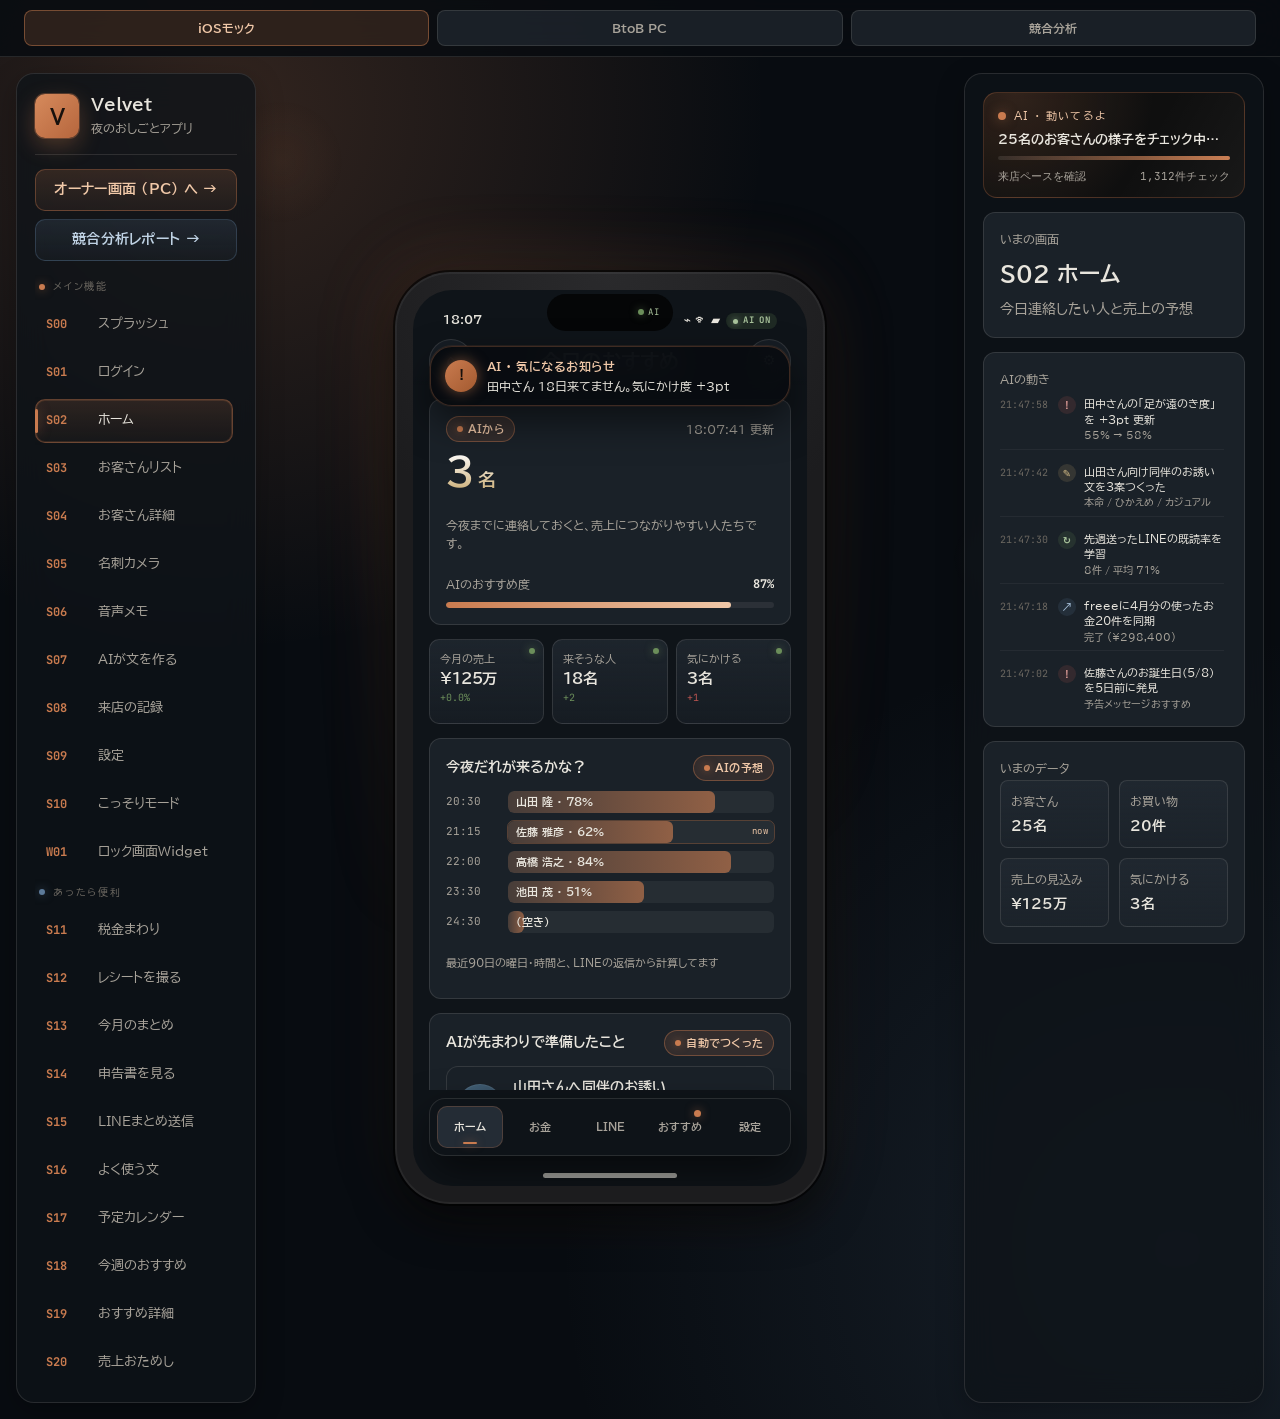
<file: index.html>
<!doctype html>
<html lang="ja">
<head>
  <meta charset="utf-8">
  <meta name="viewport" content="width=device-width, initial-scale=1">
  <title>Project Velvet Preview</title>
  <meta name="description" content="Project Velvet の共有用インタラクティブHTMLモックアップ。iOS画面とオーナー向けPC画面をブラウザで確認できます。">
  <meta name="theme-color" content="#080c11">
  <meta property="og:type" content="website">
  <meta property="og:title" content="Project Velvet Preview">
  <meta property="og:description" content="Project Velvet の共有用インタラクティブHTMLモックアップ。">
  <meta property="og:url" content="https://ryoki63.github.io/NW-preview/">
  <meta name="twitter:card" content="summary">
  <link rel="icon" href="./favicon.svg" type="image/svg+xml">
  <link rel="canonical" href="https://ryoki63.github.io/NW-preview/">
  <link rel="preconnect" href="https://fonts.googleapis.com">
  <link rel="preconnect" href="https://fonts.gstatic.com" crossorigin>
  <link href="https://fonts.googleapis.com/css2?family=BIZ+UDPGothic:wght@400;700&family=JetBrains+Mono:wght@400;500&display=swap" rel="stylesheet">
  <link rel="stylesheet" href="./styles.css">
</head>
<body>
  <nav class="preview-tabs" aria-label="共有プレビューの切り替え">
    <a class="active" href="./" aria-current="page">iOSモック</a>
    <a href="./btob/">BtoB PC</a>
    <a href="./competitive-analysis.html">競合分析</a>
  </nav>
  <div class="final-shell">
    <aside class="side">
      <div class="brand">
        <div class="brand-mark">V</div>
        <div>
          <strong>Velvet</strong>
          <span>夜のおしごとアプリ</span>
        </div>
      </div>
      <div class="side-link-group">
        <a class="switch-link" href="./btob/">オーナー画面 (PC) へ →</a>
        <a class="switch-link secondary" href="./competitive-analysis.html">競合分析レポート →</a>
      </div>
      <nav id="screenNav" class="screen-nav"></nav>
    </aside>

    <main class="stage">
      <div class="phone">
        <div class="island">
          <div class="island-pulse">
            <span class="dot"></span>
            <span>AI</span>
          </div>
        </div>
        <div class="phone-screen">
          <div class="status">
            <span id="statusClock">21:48</span>
            <span>⌁ ᯤ ▰<span class="ai-chip">AI ON</span></span>
          </div>
          <div id="toast" class="toast" aria-live="polite">
            <div class="toast-icon">AI</div>
            <div class="toast-body">
              <strong id="toastTitle">AIから</strong>
              <p id="toastBody">見守りスタートしました</p>
            </div>
          </div>
          <section id="screen" class="screen"></section>
          <nav id="tabbar" class="tabbar" aria-label="アプリのメニュー"></nav>
          <div class="home-line"></div>
        </div>
      </div>
    </main>

    <aside class="meta">
      <div class="ai-status">
        <div class="ai-status-head"><span class="pip"></span> AI · 動いてるよ</div>
        <div class="ai-task" id="aiTask">25名のお客さんの様子をチェック中…</div>
        <div class="ai-progress"><span></span></div>
        <div class="ai-status-foot">
          <span id="aiSubtask">来店ペースを確認</span>
          <span id="aiOps">0件チェック</span>
        </div>
      </div>

      <div class="panel">
        <span class="eyebrow">いまの画面</span>
        <h1 id="metaTitle"></h1>
        <p id="metaPurpose"></p>
      </div>

      <div class="panel">
        <span class="eyebrow">AIの動き</span>
        <div id="activityLog" class="activity-log"></div>
      </div>

      <div class="panel">
        <span class="eyebrow">いまのデータ</span>
        <div id="metaData" class="meta-grid"></div>
      </div>
    </aside>
  </div>

  <script src="./app.js"></script>
</body>
</html>
</file>
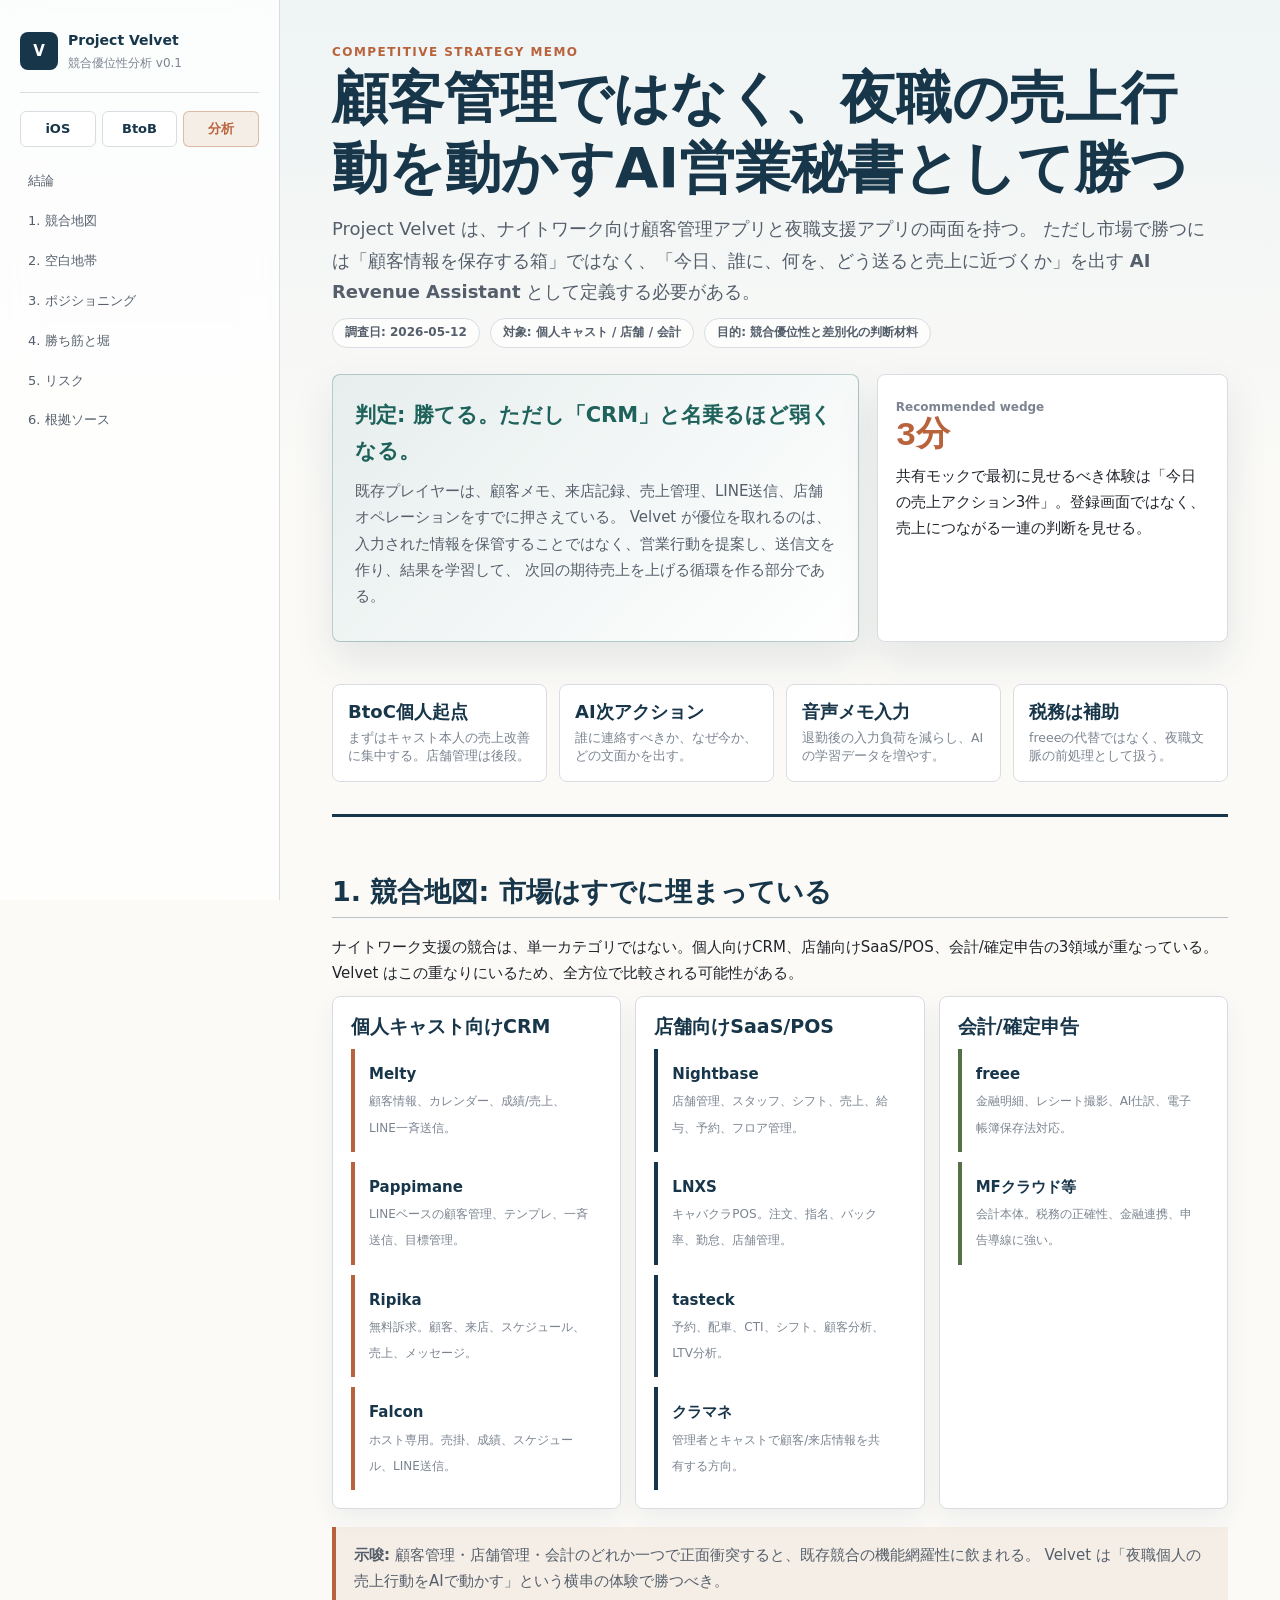
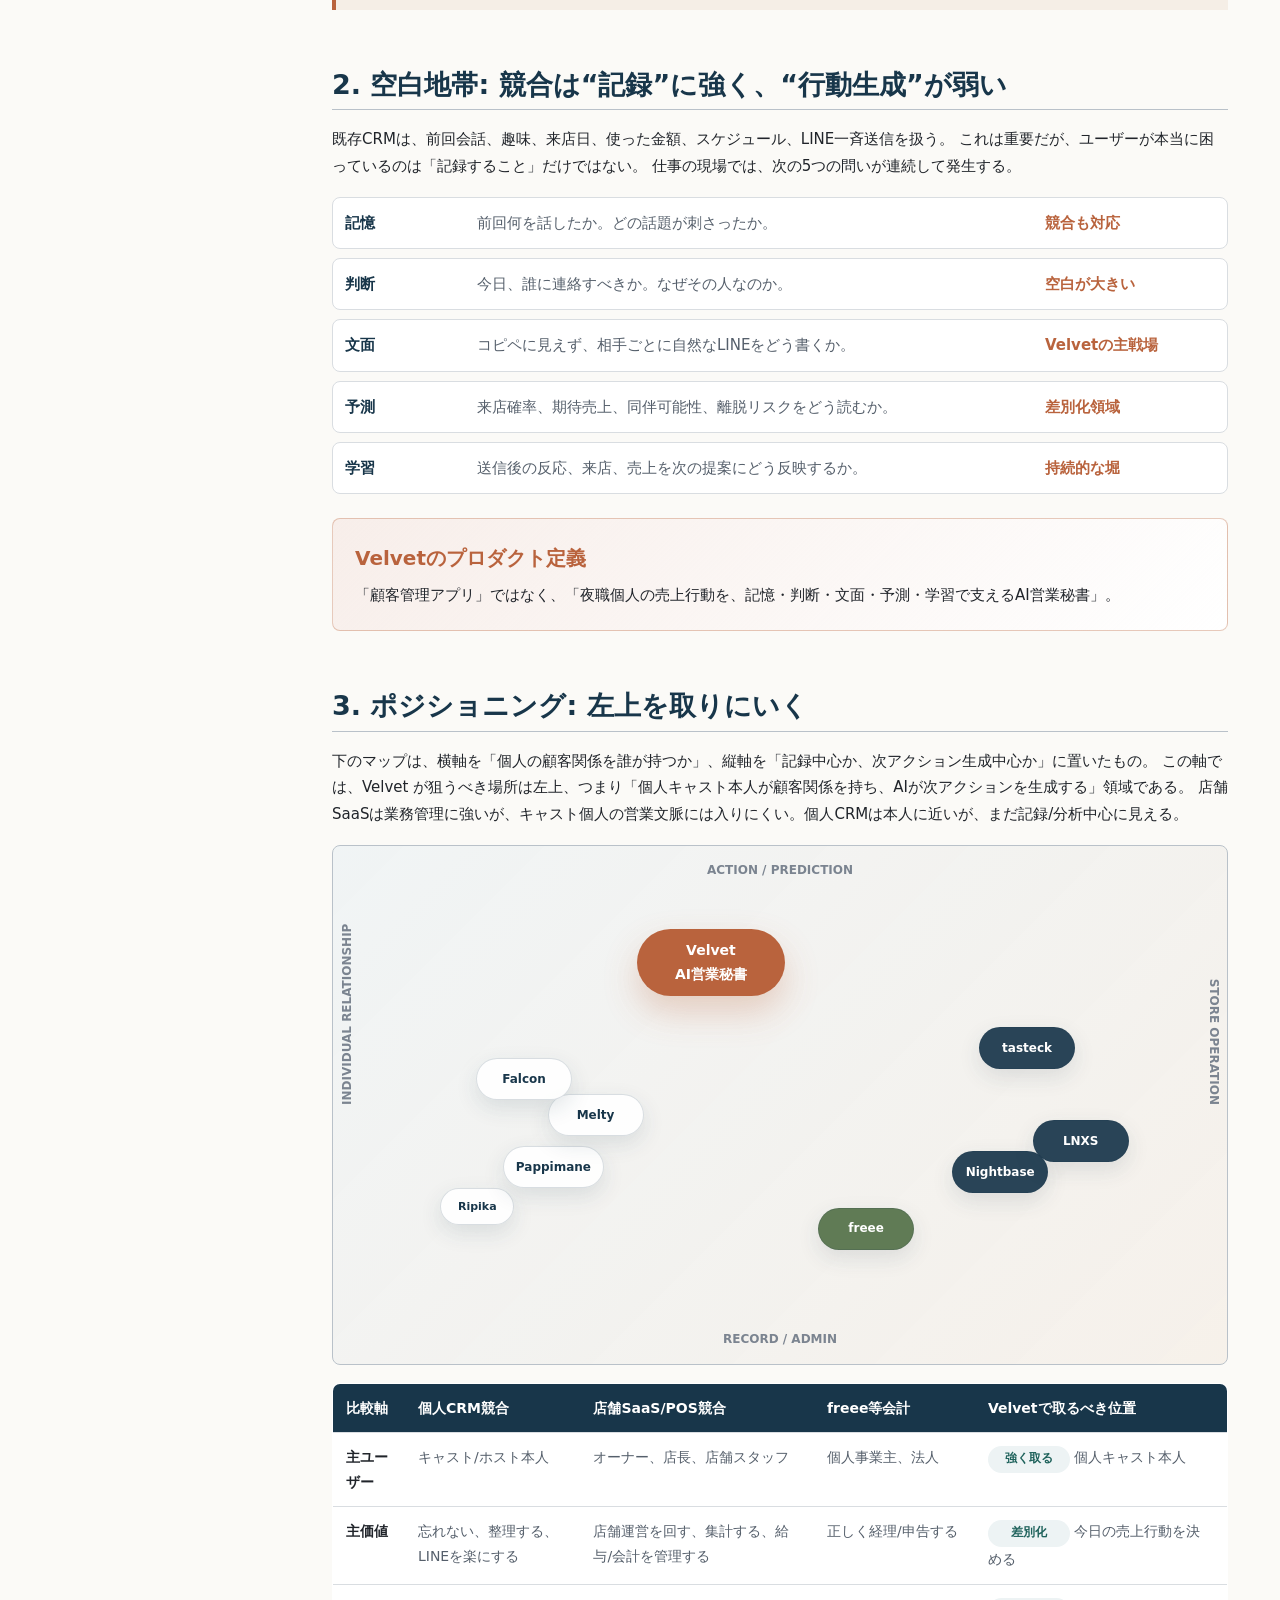
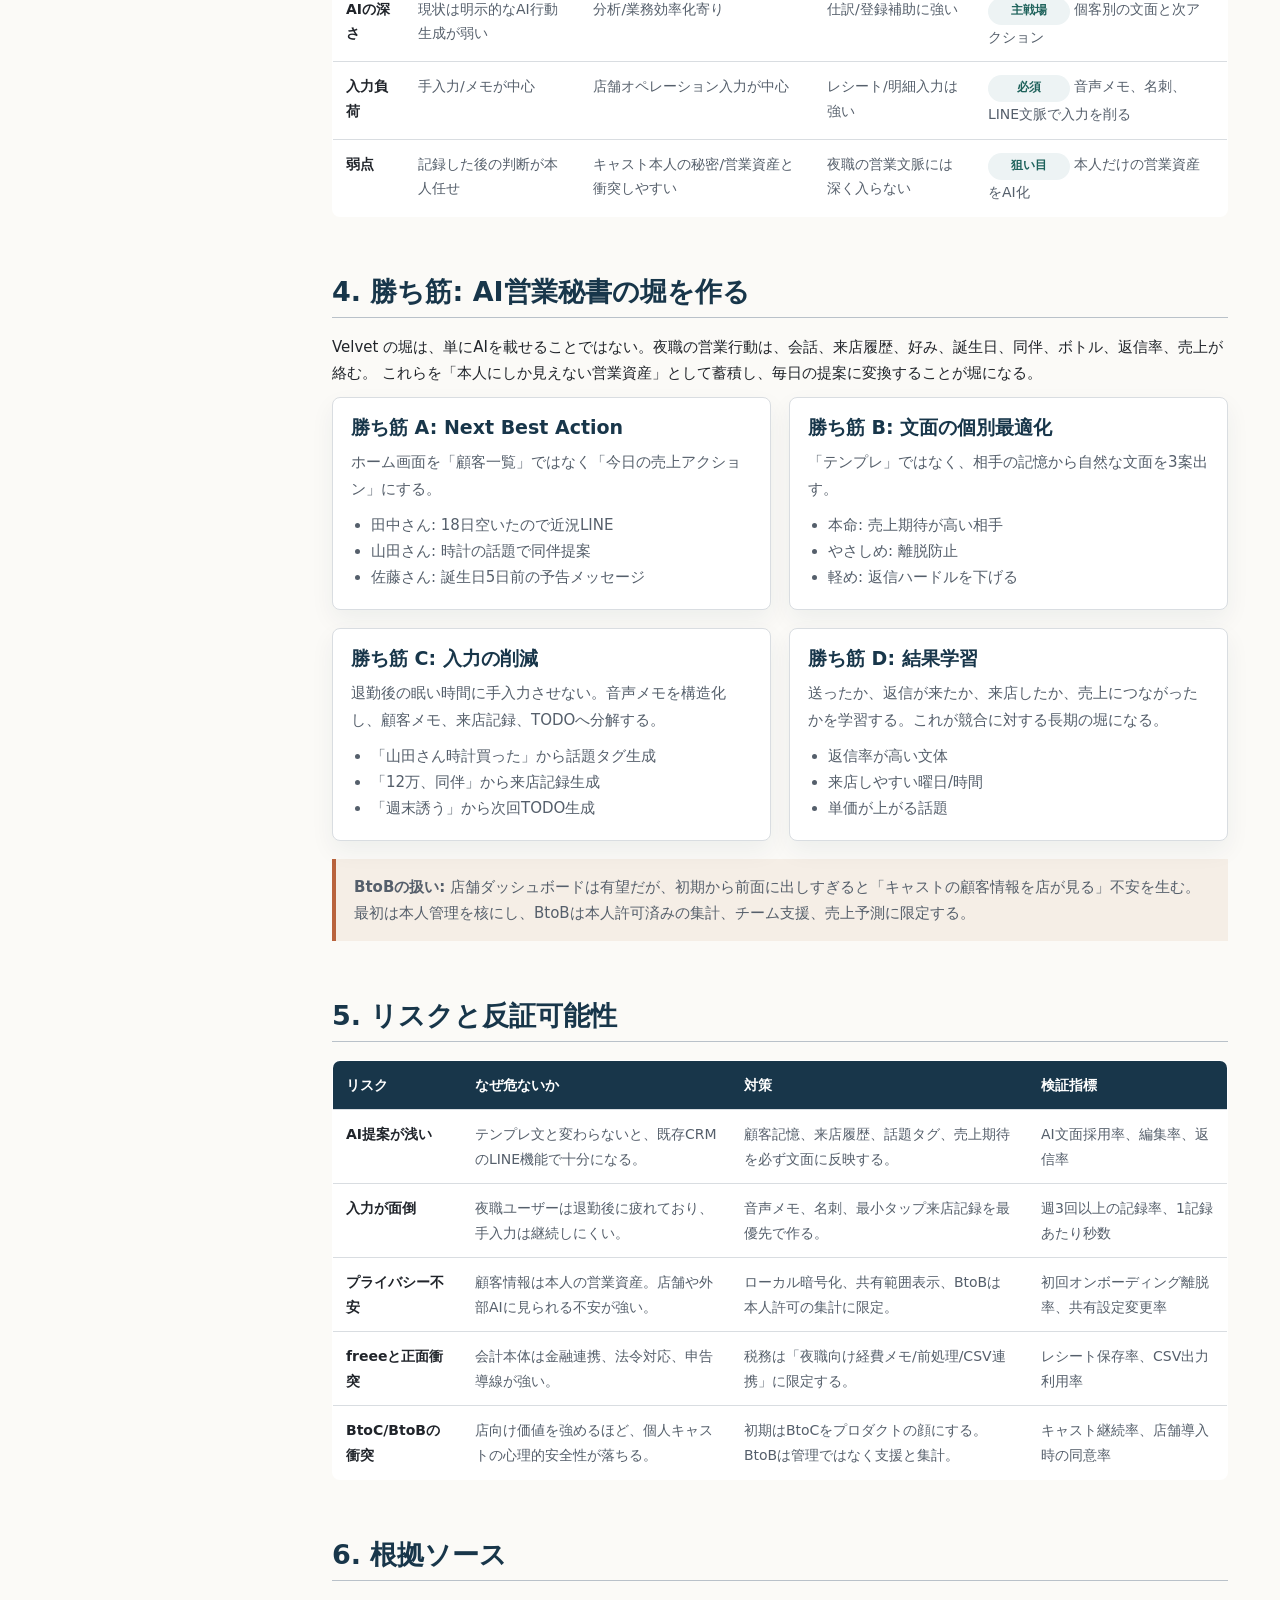
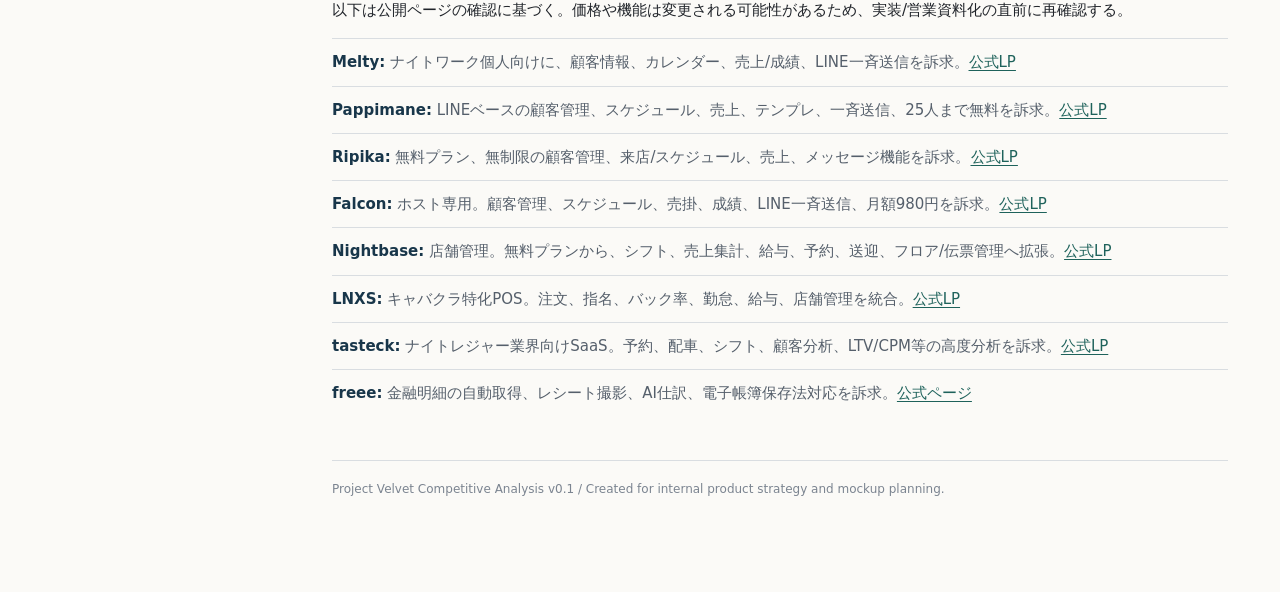
<file: competitive-analysis.html>
<!doctype html>
<html lang="ja">
<head>
  <meta charset="utf-8">
  <meta name="viewport" content="width=device-width, initial-scale=1">
  <title>Project Velvet 競合優位性分析</title>
  <meta name="description" content="Project Velvet がナイトワーク顧客管理市場で勝つための競合分析、差別化論点、MVP戦略。">
  <meta name="theme-color" content="#11171d">
  <meta property="og:type" content="website">
  <meta property="og:title" content="Project Velvet 競合優位性分析">
  <meta property="og:description" content="顧客管理ではなく、夜職の売上行動を動かすAI営業秘書として勝つための競合分析。">
  <meta property="og:url" content="https://ryoki63.github.io/NW-preview/competitive-analysis.html">
  <meta name="twitter:card" content="summary">
  <link rel="icon" href="./favicon.svg" type="image/svg+xml">
  <link rel="canonical" href="https://ryoki63.github.io/NW-preview/competitive-analysis.html">
  <style>
    :root {
      color-scheme: light;
      --ink: #20242a;
      --ink-soft: #555f6b;
      --ink-muted: #7b8490;
      --paper: #fbfaf7;
      --surface: #ffffff;
      --surface-cool: #edf3f4;
      --surface-warm: #f5eee6;
      --line: #d9dde1;
      --line-strong: #b9c1c9;
      --navy: #18364a;
      --teal: #1e625b;
      --brick: #b9633d;
      --gold: #b8913b;
      --plum: #7b4e63;
      --green: #547148;
      --shadow: 0 18px 42px rgba(24, 54, 74, 0.10);
      --radius: 8px;
      --font: "Hiragino Sans", "Yu Gothic", "BIZ UDPGothic", system-ui, sans-serif;
      --mono: ui-monospace, "SF Mono", Menlo, Consolas, monospace;
    }

    * { box-sizing: border-box; }

    html { scroll-behavior: smooth; }

    body {
      margin: 0;
      background:
        linear-gradient(180deg, rgba(237, 243, 244, 0.90), rgba(251, 250, 247, 0.98) 32rem),
        var(--paper);
      color: var(--ink);
      font-family: var(--font);
      font-size: 15px;
      line-height: 1.75;
    }

    a {
      color: var(--teal);
      text-decoration-thickness: 1px;
      text-underline-offset: 3px;
    }

    .layout {
      display: grid;
      grid-template-columns: 280px minmax(0, 1fr);
      min-height: 100vh;
      min-width: 0;
    }

    .toc {
      position: sticky;
      top: 0;
      height: 100vh;
      min-width: 0;
      overflow: auto;
      border-right: 1px solid var(--line);
      background: rgba(255, 255, 255, 0.78);
      backdrop-filter: blur(18px);
      padding: 28px 20px;
    }

    .toc-brand {
      display: flex;
      gap: 10px;
      align-items: center;
      border-bottom: 1px solid var(--line);
      padding-bottom: 18px;
      margin-bottom: 18px;
    }

    .mark {
      display: grid;
      width: 38px;
      height: 38px;
      place-items: center;
      border-radius: 8px;
      background: var(--navy);
      color: #fff;
      font-weight: 700;
    }

    .toc strong {
      display: block;
      color: var(--navy);
      font-size: 14px;
    }

    .toc span {
      display: block;
      color: var(--ink-muted);
      font-size: 12px;
    }

    .toc ol {
      list-style: none;
      padding: 0;
      margin: 0;
      display: grid;
      gap: 7px;
    }

    .toc a {
      display: block;
      border-radius: 6px;
      color: var(--ink-soft);
      font-size: 13px;
      line-height: 1.45;
      padding: 7px 8px;
      text-decoration: none;
    }

    .toc a:hover {
      background: var(--surface-cool);
      color: var(--navy);
    }

    .preview-tabs {
      display: grid;
      grid-template-columns: repeat(3, minmax(0, 1fr));
      gap: 6px;
      margin: 0 0 18px;
    }

    .preview-tabs a {
      border: 1px solid var(--line);
      background: var(--surface);
      color: var(--navy);
      border-radius: 6px;
      font-weight: 700;
      text-align: center;
      padding: 8px 6px;
      text-decoration: none;
    }

    .preview-tabs a:hover,
    .preview-tabs a.active {
      border-color: rgba(185,99,61,.38);
      background: var(--surface-warm);
      color: var(--brick);
    }

    main {
      width: min(100%, 1180px);
      min-width: 0;
      padding: 42px 52px 96px;
    }

    .hero {
      display: grid;
      gap: 26px;
      border-bottom: 3px solid var(--navy);
      padding-bottom: 32px;
      margin-bottom: 38px;
    }

    .eyebrow {
      color: var(--brick);
      font-size: 12px;
      font-weight: 700;
      letter-spacing: .12em;
      text-transform: uppercase;
    }

    h1, h2, h3 {
      color: var(--navy);
      line-height: 1.25;
      letter-spacing: 0;
    }

    h1 {
      max-width: 860px;
      margin: 0;
      font-size: clamp(32px, 5vw, 56px);
    }

    h2 {
      margin: 58px 0 16px;
      border-bottom: 1px solid var(--line-strong);
      padding-bottom: 8px;
      font-size: 27px;
    }

    h3 {
      margin: 28px 0 10px;
      font-size: 19px;
    }

    p {
      margin: 10px 0;
    }

    .lead {
      max-width: 880px;
      color: var(--ink-soft);
      font-size: 18px;
    }

    .meta-row {
      display: flex;
      flex-wrap: wrap;
      gap: 10px;
    }

    .tag {
      display: inline-flex;
      align-items: center;
      min-height: 30px;
      border: 1px solid var(--line);
      border-radius: 999px;
      background: rgba(255,255,255,.72);
      color: var(--ink-soft);
      padding: 0 12px;
      font-size: 12px;
      font-weight: 700;
    }

    .hero-grid {
      display: grid;
      grid-template-columns: minmax(0, 1.2fr) minmax(260px, .8fr);
      gap: 18px;
      align-items: stretch;
    }

    .verdict {
      border: 1px solid rgba(30, 98, 91, .30);
      border-radius: var(--radius);
      background:
        linear-gradient(135deg, rgba(30, 98, 91, .11), rgba(255,255,255,.86)),
        var(--surface);
      box-shadow: var(--shadow);
      padding: 22px;
    }

    .verdict strong {
      color: var(--teal);
      font-size: 21px;
    }

    .verdict p {
      color: var(--ink-soft);
      margin-top: 8px;
    }

    .score-card {
      border: 1px solid var(--line);
      border-radius: var(--radius);
      background: var(--surface);
      box-shadow: var(--shadow);
      padding: 18px;
    }

    .score-card .num {
      display: block;
      color: var(--brick);
      font-family: var(--mono);
      font-size: 34px;
      font-weight: 800;
      line-height: 1;
    }

    .score-card span {
      color: var(--ink-muted);
      font-size: 12px;
      font-weight: 700;
    }

    .kpi-grid {
      display: grid;
      grid-template-columns: repeat(4, minmax(0, 1fr));
      gap: 12px;
      margin-top: 16px;
    }

    .kpi {
      border: 1px solid var(--line);
      border-radius: var(--radius);
      background: var(--surface);
      padding: 15px;
    }

    .kpi b {
      display: block;
      color: var(--navy);
      font-size: 18px;
      line-height: 1.35;
    }

    .kpi small {
      display: block;
      color: var(--ink-muted);
      margin-top: 4px;
      line-height: 1.5;
    }

    .section-note {
      border-left: 4px solid var(--brick);
      background: var(--surface-warm);
      color: var(--ink-soft);
      padding: 15px 18px;
      margin: 18px 0;
    }

    .two-col {
      display: grid;
      grid-template-columns: repeat(2, minmax(0, 1fr));
      gap: 18px;
      align-items: start;
    }

    .three-col {
      display: grid;
      grid-template-columns: repeat(3, minmax(0, 1fr));
      gap: 14px;
    }

    .panel {
      border: 1px solid var(--line);
      border-radius: var(--radius);
      background: var(--surface);
      box-shadow: 0 10px 24px rgba(24, 54, 74, .06);
      padding: 18px;
    }

    .panel h3 {
      margin-top: 0;
    }

    .panel p,
    .panel li {
      color: var(--ink-soft);
    }

    .panel ul,
    .panel ol {
      margin: 10px 0 0;
      padding-left: 20px;
    }

    .lane {
      display: grid;
      gap: 10px;
    }

    .competitor {
      border-left: 4px solid var(--line-strong);
      background: #fff;
      padding: 12px 14px;
    }

    .competitor.individual { border-left-color: var(--brick); }
    .competitor.store { border-left-color: var(--navy); }
    .competitor.tax { border-left-color: var(--green); }

    .competitor strong {
      display: block;
      color: var(--navy);
    }

    .competitor span {
      color: var(--ink-muted);
      font-size: 12px;
    }

    table {
      width: 100%;
      border-collapse: collapse;
      margin: 18px 0;
      background: var(--surface);
      border: 1px solid var(--line);
      border-radius: var(--radius);
      overflow: hidden;
      font-size: 14px;
    }

    th,
    td {
      border-bottom: 1px solid var(--line);
      padding: 12px 13px;
      vertical-align: top;
      text-align: left;
    }

    th {
      background: var(--navy);
      color: #fff;
      font-weight: 700;
    }

    tr:last-child td { border-bottom: 0; }

    td {
      color: var(--ink-soft);
    }

    td:first-child {
      color: var(--ink);
      font-weight: 700;
    }

    .rating {
      display: inline-grid;
      min-width: 82px;
      place-items: center;
      border-radius: 999px;
      background: var(--surface-cool);
      color: var(--teal);
      font-family: var(--mono);
      font-size: 12px;
      font-weight: 800;
      padding: 3px 8px;
    }

    .matrix {
      position: relative;
      min-height: 520px;
      border: 1px solid var(--line-strong);
      border-radius: var(--radius);
      background:
        linear-gradient(90deg, transparent calc(50% - .5px), rgba(24,54,74,.22) calc(50% - .5px), rgba(24,54,74,.22) calc(50% + .5px), transparent calc(50% + .5px)),
        linear-gradient(180deg, transparent calc(50% - .5px), rgba(24,54,74,.22) calc(50% - .5px), rgba(24,54,74,.22) calc(50% + .5px), transparent calc(50% + .5px)),
        linear-gradient(135deg, rgba(237,243,244,.82), rgba(245,238,230,.78));
      overflow: hidden;
      margin: 18px 0 10px;
    }

    .axis {
      position: absolute;
      color: var(--ink-muted);
      font-size: 12px;
      font-weight: 700;
      text-transform: uppercase;
    }

    .axis.top { top: 14px; left: 50%; transform: translateX(-50%); }
    .axis.bottom { bottom: 14px; left: 50%; transform: translateX(-50%); }
    .axis.left { left: 14px; top: 50%; transform: translateY(-50%) rotate(-90deg); transform-origin: left center; }
    .axis.right { right: 14px; top: 50%; transform: translateY(-50%) rotate(90deg); transform-origin: right center; }

    .bubble {
      position: absolute;
      display: grid;
      min-width: 96px;
      min-height: 42px;
      place-items: center;
      border: 1px solid rgba(24,54,74,.16);
      border-radius: 999px;
      background: rgba(255,255,255,.88);
      box-shadow: 0 8px 22px rgba(24,54,74,.12);
      color: var(--navy);
      font-size: 12px;
      font-weight: 800;
      padding: 8px 12px;
      text-align: center;
    }

    .bubble.small { min-width: 74px; min-height: 36px; font-size: 11px; }
    .bubble.store { background: rgba(24,54,74,.92); color: #fff; }
    .bubble.tax { background: rgba(84,113,72,.92); color: #fff; }
    .bubble.velvet {
      min-width: 148px;
      min-height: 54px;
      border-color: rgba(185,99,61,.45);
      background: var(--brick);
      color: #fff;
      box-shadow: 0 16px 34px rgba(185,99,61,.28);
      font-size: 14px;
    }

    .funnel {
      display: grid;
      gap: 9px;
      margin-top: 18px;
    }

    .funnel-step {
      display: grid;
      grid-template-columns: 120px minmax(0, 1fr) 170px;
      gap: 12px;
      align-items: center;
      border: 1px solid var(--line);
      border-radius: var(--radius);
      background: var(--surface);
      padding: 12px;
    }

    .funnel-step b {
      color: var(--navy);
    }

    .funnel-step p {
      margin: 0;
      color: var(--ink-soft);
    }

    .funnel-step em {
      color: var(--brick);
      font-style: normal;
      font-weight: 800;
    }

    .callout {
      border: 1px solid rgba(185, 99, 61, .34);
      border-radius: var(--radius);
      background:
        linear-gradient(135deg, rgba(185, 99, 61, .11), rgba(255,255,255,.92)),
        var(--surface);
      padding: 22px;
      margin: 24px 0;
    }

    .callout strong {
      display: block;
      color: var(--brick);
      font-size: 20px;
      margin-bottom: 6px;
    }

    .source-list {
      display: grid;
      gap: 10px;
      padding-left: 0;
      list-style: none;
    }

    .source-list li {
      border-top: 1px solid var(--line);
      padding-top: 10px;
      color: var(--ink-soft);
    }

    .source-list b {
      color: var(--navy);
    }

    .footer {
      border-top: 1px solid var(--line);
      margin-top: 54px;
      padding-top: 18px;
      color: var(--ink-muted);
      font-size: 12px;
    }

    @media (max-width: 980px) {
      .layout { grid-template-columns: 1fr; }
      .toc {
        position: static;
        height: auto;
        border-right: 0;
        border-bottom: 1px solid var(--line);
      }
      .toc ol { grid-template-columns: repeat(2, minmax(0,1fr)); }
      main { padding: 30px 20px 72px; }
      .hero-grid,
      .two-col,
      .three-col,
      .kpi-grid { grid-template-columns: 1fr; }
      .funnel-step { grid-template-columns: 1fr; }
      .matrix { min-height: 640px; }
    }

    @media (max-width: 620px) {
      body { font-size: 14px; }
      .toc ol { grid-template-columns: 1fr; }
      h1 { font-size: 31px; }
      h2 { font-size: 23px; }
      table { display: block; max-width: 100%; overflow-x: auto; white-space: normal; }
      th, td { min-width: 150px; }
      .matrix { min-height: 700px; }
      .bubble { transform: scale(.92); transform-origin: center; }
    }
  </style>
</head>
<body>
  <div class="layout">
    <aside class="toc">
      <div class="toc-brand">
        <div class="mark">V</div>
        <div>
          <strong>Project Velvet</strong>
          <span>競合優位性分析 v0.1</span>
        </div>
      </div>
      <nav class="preview-tabs" aria-label="共有プレビューの切り替え">
        <a href="./">iOS</a>
        <a href="./btob/">BtoB</a>
        <a class="active" href="./competitive-analysis.html" aria-current="page">分析</a>
      </nav>
      <ol>
        <li><a href="#summary">結論</a></li>
        <li><a href="#market">1. 競合地図</a></li>
        <li><a href="#gap">2. 空白地帯</a></li>
        <li><a href="#positioning">3. ポジショニング</a></li>
        <li><a href="#moat">4. 勝ち筋と堀</a></li>
        <li><a href="#risk">5. リスク</a></li>
        <li><a href="#sources">6. 根拠ソース</a></li>
      </ol>
    </aside>

    <main>
      <section class="hero" id="summary">
        <div>
          <div class="eyebrow">Competitive Strategy Memo</div>
          <h1>顧客管理ではなく、夜職の売上行動を動かすAI営業秘書として勝つ</h1>
          <p class="lead">
            Project Velvet は、ナイトワーク向け顧客管理アプリと夜職支援アプリの両面を持つ。
            ただし市場で勝つには「顧客情報を保存する箱」ではなく、「今日、誰に、何を、どう送ると売上に近づくか」を出す
            <b>AI Revenue Assistant</b> として定義する必要がある。
          </p>
          <div class="meta-row">
            <span class="tag">調査日: 2026-05-12</span>
            <span class="tag">対象: 個人キャスト / 店舗 / 会計</span>
            <span class="tag">目的: 競合優位性と差別化の判断材料</span>
          </div>
        </div>

        <div class="hero-grid">
          <div class="verdict">
            <strong>判定: 勝てる。ただし「CRM」と名乗るほど弱くなる。</strong>
            <p>
              既存プレイヤーは、顧客メモ、来店記録、売上管理、LINE送信、店舗オペレーションをすでに押さえている。
              Velvet が優位を取れるのは、入力された情報を保管することではなく、営業行動を提案し、送信文を作り、結果を学習して、
              次回の期待売上を上げる循環を作る部分である。
            </p>
          </div>
          <div class="score-card">
            <span>Recommended wedge</span>
            <span class="num">3分</span>
            <p>共有モックで最初に見せるべき体験は「今日の売上アクション3件」。登録画面ではなく、売上につながる一連の判断を見せる。</p>
          </div>
        </div>

        <div class="kpi-grid">
          <div class="kpi">
            <b>BtoC個人起点</b>
            <small>まずはキャスト本人の売上改善に集中する。店舗管理は後段。</small>
          </div>
          <div class="kpi">
            <b>AI次アクション</b>
            <small>誰に連絡すべきか、なぜ今か、どの文面かを出す。</small>
          </div>
          <div class="kpi">
            <b>音声メモ入力</b>
            <small>退勤後の入力負荷を減らし、AIの学習データを増やす。</small>
          </div>
          <div class="kpi">
            <b>税務は補助</b>
            <small>freeeの代替ではなく、夜職文脈の前処理として扱う。</small>
          </div>
        </div>
      </section>

      <section id="market">
        <h2>1. 競合地図: 市場はすでに埋まっている</h2>
        <p>
          ナイトワーク支援の競合は、単一カテゴリではない。個人向けCRM、店舗向けSaaS/POS、会計/確定申告の3領域が重なっている。
          Velvet はこの重なりにいるため、全方位で比較される可能性がある。
        </p>

        <div class="three-col">
          <div class="panel">
            <h3>個人キャスト向けCRM</h3>
            <div class="lane">
              <div class="competitor individual"><strong>Melty</strong><span>顧客情報、カレンダー、成績/売上、LINE一斉送信。</span></div>
              <div class="competitor individual"><strong>Pappimane</strong><span>LINEベースの顧客管理、テンプレ、一斉送信、目標管理。</span></div>
              <div class="competitor individual"><strong>Ripika</strong><span>無料訴求。顧客、来店、スケジュール、売上、メッセージ。</span></div>
              <div class="competitor individual"><strong>Falcon</strong><span>ホスト専用。売掛、成績、スケジュール、LINE送信。</span></div>
            </div>
          </div>

          <div class="panel">
            <h3>店舗向けSaaS/POS</h3>
            <div class="lane">
              <div class="competitor store"><strong>Nightbase</strong><span>店舗管理、スタッフ、シフト、売上、給与、予約、フロア管理。</span></div>
              <div class="competitor store"><strong>LNXS</strong><span>キャバクラPOS。注文、指名、バック率、勤怠、店舗管理。</span></div>
              <div class="competitor store"><strong>tasteck</strong><span>予約、配車、CTI、シフト、顧客分析、LTV分析。</span></div>
              <div class="competitor store"><strong>クラマネ</strong><span>管理者とキャストで顧客/来店情報を共有する方向。</span></div>
            </div>
          </div>

          <div class="panel">
            <h3>会計/確定申告</h3>
            <div class="lane">
              <div class="competitor tax"><strong>freee</strong><span>金融明細、レシート撮影、AI仕訳、電子帳簿保存法対応。</span></div>
              <div class="competitor tax"><strong>MFクラウド等</strong><span>会計本体。税務の正確性、金融連携、申告導線に強い。</span></div>
            </div>
          </div>
        </div>

        <div class="section-note">
          <b>示唆:</b> 顧客管理・店舗管理・会計のどれか一つで正面衝突すると、既存競合の機能網羅性に飲まれる。
          Velvet は「夜職個人の売上行動をAIで動かす」という横串の体験で勝つべき。
        </div>
      </section>

      <section id="gap">
        <h2>2. 空白地帯: 競合は“記録”に強く、“行動生成”が弱い</h2>
        <p>
          既存CRMは、前回会話、趣味、来店日、使った金額、スケジュール、LINE一斉送信を扱う。
          これは重要だが、ユーザーが本当に困っているのは「記録すること」だけではない。
          仕事の現場では、次の5つの問いが連続して発生する。
        </p>

        <div class="funnel">
          <div class="funnel-step">
            <b>記憶</b>
            <p>前回何を話したか。どの話題が刺さったか。</p>
            <em>競合も対応</em>
          </div>
          <div class="funnel-step">
            <b>判断</b>
            <p>今日、誰に連絡すべきか。なぜその人なのか。</p>
            <em>空白が大きい</em>
          </div>
          <div class="funnel-step">
            <b>文面</b>
            <p>コピペに見えず、相手ごとに自然なLINEをどう書くか。</p>
            <em>Velvetの主戦場</em>
          </div>
          <div class="funnel-step">
            <b>予測</b>
            <p>来店確率、期待売上、同伴可能性、離脱リスクをどう読むか。</p>
            <em>差別化領域</em>
          </div>
          <div class="funnel-step">
            <b>学習</b>
            <p>送信後の反応、来店、売上を次の提案にどう反映するか。</p>
            <em>持続的な堀</em>
          </div>
        </div>

        <div class="callout">
          <strong>Velvetのプロダクト定義</strong>
          「顧客管理アプリ」ではなく、「夜職個人の売上行動を、記憶・判断・文面・予測・学習で支えるAI営業秘書」。
        </div>
      </section>

      <section id="positioning">
        <h2>3. ポジショニング: 左上を取りにいく</h2>
        <p>
          下のマップは、横軸を「個人の顧客関係を誰が持つか」、縦軸を「記録中心か、次アクション生成中心か」に置いたもの。
          この軸では、Velvet が狙うべき場所は左上、つまり「個人キャスト本人が顧客関係を持ち、AIが次アクションを生成する」領域である。
          店舗SaaSは業務管理に強いが、キャスト個人の営業文脈には入りにくい。個人CRMは本人に近いが、まだ記録/分析中心に見える。
        </p>

        <div class="matrix" aria-label="競合ポジショニングマップ">
          <div class="axis top">Action / Prediction</div>
          <div class="axis bottom">Record / Admin</div>
          <div class="axis left">Individual relationship</div>
          <div class="axis right">Store operation</div>

          <div class="bubble small" style="left:12%; top:66%;">Ripika</div>
          <div class="bubble" style="left:19%; top:58%;">Pappimane</div>
          <div class="bubble" style="left:24%; top:48%;">Melty</div>
          <div class="bubble" style="left:16%; top:41%;">Falcon</div>
          <div class="bubble store" style="right:20%; top:59%;">Nightbase</div>
          <div class="bubble store" style="right:11%; top:53%;">LNXS</div>
          <div class="bubble store" style="right:17%; top:35%;">tasteck</div>
          <div class="bubble tax" style="right:35%; bottom:22%;">freee</div>
          <div class="bubble velvet" style="left:34%; top:16%;">Velvet<br>AI営業秘書</div>
        </div>

        <table>
          <thead>
            <tr>
              <th>比較軸</th>
              <th>個人CRM競合</th>
              <th>店舗SaaS/POS競合</th>
              <th>freee等会計</th>
              <th>Velvetで取るべき位置</th>
            </tr>
          </thead>
          <tbody>
            <tr>
              <td>主ユーザー</td>
              <td>キャスト/ホスト本人</td>
              <td>オーナー、店長、店舗スタッフ</td>
              <td>個人事業主、法人</td>
              <td><span class="rating">強く取る</span> 個人キャスト本人</td>
            </tr>
            <tr>
              <td>主価値</td>
              <td>忘れない、整理する、LINEを楽にする</td>
              <td>店舗運営を回す、集計する、給与/会計を管理する</td>
              <td>正しく経理/申告する</td>
              <td><span class="rating">差別化</span> 今日の売上行動を決める</td>
            </tr>
            <tr>
              <td>AIの深さ</td>
              <td>現状は明示的なAI行動生成が弱い</td>
              <td>分析/業務効率化寄り</td>
              <td>仕訳/登録補助に強い</td>
              <td><span class="rating">主戦場</span> 個客別の文面と次アクション</td>
            </tr>
            <tr>
              <td>入力負荷</td>
              <td>手入力/メモが中心</td>
              <td>店舗オペレーション入力が中心</td>
              <td>レシート/明細入力は強い</td>
              <td><span class="rating">必須</span> 音声メモ、名刺、LINE文脈で入力を削る</td>
            </tr>
            <tr>
              <td>弱点</td>
              <td>記録した後の判断が本人任せ</td>
              <td>キャスト本人の秘密/営業資産と衝突しやすい</td>
              <td>夜職の営業文脈には深く入らない</td>
              <td><span class="rating">狙い目</span> 本人だけの営業資産をAI化</td>
            </tr>
          </tbody>
        </table>
      </section>

      <section id="moat">
        <h2>4. 勝ち筋: AI営業秘書の堀を作る</h2>
        <p>
          Velvet の堀は、単にAIを載せることではない。夜職の営業行動は、会話、来店履歴、好み、誕生日、同伴、ボトル、返信率、売上が絡む。
          これらを「本人にしか見えない営業資産」として蓄積し、毎日の提案に変換することが堀になる。
        </p>

        <div class="two-col">
          <div class="panel">
            <h3>勝ち筋 A: Next Best Action</h3>
            <p>ホーム画面を「顧客一覧」ではなく「今日の売上アクション」にする。</p>
            <ul>
              <li>田中さん: 18日空いたので近況LINE</li>
              <li>山田さん: 時計の話題で同伴提案</li>
              <li>佐藤さん: 誕生日5日前の予告メッセージ</li>
            </ul>
          </div>

          <div class="panel">
            <h3>勝ち筋 B: 文面の個別最適化</h3>
            <p>「テンプレ」ではなく、相手の記憶から自然な文面を3案出す。</p>
            <ul>
              <li>本命: 売上期待が高い相手</li>
              <li>やさしめ: 離脱防止</li>
              <li>軽め: 返信ハードルを下げる</li>
            </ul>
          </div>

          <div class="panel">
            <h3>勝ち筋 C: 入力の削減</h3>
            <p>退勤後の眠い時間に手入力させない。音声メモを構造化し、顧客メモ、来店記録、TODOへ分解する。</p>
            <ul>
              <li>「山田さん時計買った」から話題タグ生成</li>
              <li>「12万、同伴」から来店記録生成</li>
              <li>「週末誘う」から次回TODO生成</li>
            </ul>
          </div>

          <div class="panel">
            <h3>勝ち筋 D: 結果学習</h3>
            <p>送ったか、返信が来たか、来店したか、売上につながったかを学習する。これが競合に対する長期の堀になる。</p>
            <ul>
              <li>返信率が高い文体</li>
              <li>来店しやすい曜日/時間</li>
              <li>単価が上がる話題</li>
            </ul>
          </div>
        </div>

        <div class="section-note">
          <b>BtoBの扱い:</b> 店舗ダッシュボードは有望だが、初期から前面に出しすぎると「キャストの顧客情報を店が見る」不安を生む。
          最初は本人管理を核にし、BtoBは本人許可済みの集計、チーム支援、売上予測に限定する。
        </div>
      </section>

      <section id="risk">
        <h2>5. リスクと反証可能性</h2>
        <table>
          <thead>
            <tr>
              <th>リスク</th>
              <th>なぜ危ないか</th>
              <th>対策</th>
              <th>検証指標</th>
            </tr>
          </thead>
          <tbody>
            <tr>
              <td>AI提案が浅い</td>
              <td>テンプレ文と変わらないと、既存CRMのLINE機能で十分になる。</td>
              <td>顧客記憶、来店履歴、話題タグ、売上期待を必ず文面に反映する。</td>
              <td>AI文面採用率、編集率、返信率</td>
            </tr>
            <tr>
              <td>入力が面倒</td>
              <td>夜職ユーザーは退勤後に疲れており、手入力は継続しにくい。</td>
              <td>音声メモ、名刺、最小タップ来店記録を最優先で作る。</td>
              <td>週3回以上の記録率、1記録あたり秒数</td>
            </tr>
            <tr>
              <td>プライバシー不安</td>
              <td>顧客情報は本人の営業資産。店舗や外部AIに見られる不安が強い。</td>
              <td>ローカル暗号化、共有範囲表示、BtoBは本人許可の集計に限定。</td>
              <td>初回オンボーディング離脱率、共有設定変更率</td>
            </tr>
            <tr>
              <td>freeeと正面衝突</td>
              <td>会計本体は金融連携、法令対応、申告導線が強い。</td>
              <td>税務は「夜職向け経費メモ/前処理/CSV連携」に限定する。</td>
              <td>レシート保存率、CSV出力利用率</td>
            </tr>
            <tr>
              <td>BtoC/BtoBの衝突</td>
              <td>店向け価値を強めるほど、個人キャストの心理的安全性が落ちる。</td>
              <td>初期はBtoCをプロダクトの顔にする。BtoBは管理ではなく支援と集計。</td>
              <td>キャスト継続率、店舗導入時の同意率</td>
            </tr>
          </tbody>
        </table>
      </section>

      <section id="sources">
        <h2>6. 根拠ソース</h2>
        <p>
          以下は公開ページの確認に基づく。価格や機能は変更される可能性があるため、実装/営業資料化の直前に再確認する。
        </p>
        <ul class="source-list">
          <li><b>Melty:</b> ナイトワーク個人向けに、顧客情報、カレンダー、売上/成績、LINE一斉送信を訴求。<a href="https://melty-app.com/lp/">公式LP</a></li>
          <li><b>Pappimane:</b> LINEベースの顧客管理、スケジュール、売上、テンプレ、一斉送信、25人まで無料を訴求。<a href="https://pappimane.com/">公式LP</a></li>
          <li><b>Ripika:</b> 無料プラン、無制限の顧客管理、来店/スケジュール、売上、メッセージ機能を訴求。<a href="https://ripika.app/lp">公式LP</a></li>
          <li><b>Falcon:</b> ホスト専用。顧客管理、スケジュール、売掛、成績、LINE一斉送信、月額980円を訴求。<a href="https://falcon-app.jp/">公式LP</a></li>
          <li><b>Nightbase:</b> 店舗管理。無料プランから、シフト、売上集計、給与、予約、送迎、フロア/伝票管理へ拡張。<a href="https://www.nightbase.jp/">公式LP</a></li>
          <li><b>LNXS:</b> キャバクラ特化POS。注文、指名、バック率、勤怠、給与、店舗管理を統合。<a href="https://lnxs.jp/">公式LP</a></li>
          <li><b>tasteck:</b> ナイトレジャー業界向けSaaS。予約、配車、シフト、顧客分析、LTV/CPM等の高度分析を訴求。<a href="https://tasteck.tech/">公式LP</a></li>
          <li><b>freee:</b> 金融明細の自動取得、レシート撮影、AI仕訳、電子帳簿保存法対応を訴求。<a href="https://www.freee.co.jp/accounting/individual/func/deals/">公式ページ</a></li>
        </ul>
      </section>

      <div class="footer">
        Project Velvet Competitive Analysis v0.1 / Created for internal product strategy and mockup planning.
      </div>
    </main>
  </div>
</body>
</html>
</file>
<file: styles.css>
:root {
  color-scheme: dark;
  --bg-base: #0f1419;
  --bg-surface: #1a2128;
  --bg-elevated: #242c35;
  --text-primary: #e8e5dd;
  --text-secondary: #a8a39a;
  --text-muted: #6b6760;
  --accent: #c97b4f;
  --accent-glow: rgba(201,123,79,.55);
  --success: #6b8e5a;
  --warning: #c49858;
  --danger: #b85450;
  --info: #5c7a99;
  --line: rgba(232, 229, 221, 0.12);
  --line-strong: rgba(232, 229, 221, 0.24);
  --shadow-lg: 0 18px 42px rgba(0, 0, 0, 0.55);
  --shadow-glow: 0 0 0 1px rgba(201,123,79,.32), 0 12px 36px rgba(201,123,79,.18);
  --radius: 12px;
  --font: "BIZ UDPGothic", "BIZ UDゴシック", "Hiragino Sans", "Yu Gothic", system-ui, sans-serif;
  --mono: ui-monospace, "SF Mono", "JetBrains Mono", Consolas, monospace;
}

* { box-sizing: border-box; }

body {
  margin: 0;
  min-height: 100vh;
  background:
    radial-gradient(circle at 18% 8%, rgba(201,123,79,.22), transparent 32%),
    radial-gradient(circle at 92% 88%, rgba(92,122,153,.18), transparent 36%),
    #080c11;
  background-color: #080c11;
  color: var(--text-primary);
  font-family: var(--font);
  font-size: 14px;
  line-height: 1.55;
  overflow-x: hidden;
}

body::before {
  content: "";
  position: fixed;
  inset: 0;
  pointer-events: none;
  background-image:
    radial-gradient(circle at 22% 18%, rgba(201,123,79,.06), transparent 5%),
    radial-gradient(circle at 78% 62%, rgba(201,169,110,.05), transparent 4%),
    radial-gradient(circle at 48% 88%, rgba(92,122,153,.05), transparent 4%);
  animation: drift 18s ease-in-out infinite alternate;
  z-index: 0;
}
@keyframes drift {
  to { transform: translate3d(0, -12px, 0) scale(1.02); }
}

button, input, textarea, select { font: inherit; }
button { cursor: pointer; }
button:active, .tap:active { opacity: .85; transform: scale(.97); }

.preview-tabs {
  position: sticky;
  top: 0;
  z-index: 30;
  display: grid;
  grid-template-columns: repeat(3, minmax(0, 1fr));
  gap: 8px;
  border-bottom: 1px solid var(--line);
  background: rgba(8, 12, 17, .88);
  backdrop-filter: blur(16px);
  padding: 10px 24px;
}

.preview-tabs a {
  display: inline-flex;
  align-items: center;
  justify-content: center;
  min-height: 36px;
  border: 1px solid var(--line);
  border-radius: 8px;
  background: rgba(36,44,53,.64);
  color: var(--text-secondary);
  font-size: 12px;
  font-weight: 700;
  text-decoration: none;
}

.preview-tabs a:hover,
.preview-tabs a.active {
  border-color: rgba(201,123,79,.48);
  background: rgba(201,123,79,.18);
  color: #f0c8a8;
}

.final-shell {
  position: relative;
  z-index: 1;
  display: grid;
  grid-template-columns: 284px minmax(430px, 1fr) 340px;
  gap: 24px;
  min-height: 100vh;
  padding: 24px;
}

.side, .meta {
  min-height: calc(100vh - 48px);
  border: 1px solid var(--line);
  border-radius: 18px;
  background: rgba(15,20,25,.78);
  box-shadow: 0 8px 28px rgba(0,0,0,.28);
  backdrop-filter: blur(16px);
}

.side {
  display: flex;
  flex-direction: column;
  gap: 14px;
  padding: 18px;
}

.brand {
  display: flex;
  gap: 12px;
  align-items: center;
  padding-bottom: 14px;
  border-bottom: 1px solid var(--line);
}

.brand-mark {
  position: relative;
  display: grid;
  width: 44px;
  height: 44px;
  place-items: center;
  border-radius: 10px;
  background: linear-gradient(135deg, #d68a5c, #b6663d);
  color: #17110d;
  font-size: 20px;
  font-weight: 700;
  box-shadow: 0 0 0 1px rgba(201,123,79,.32), 0 8px 22px rgba(201,123,79,.32);
}
.brand-mark::after {
  content: "";
  position: absolute;
  inset: -4px;
  border-radius: 14px;
  border: 1px solid rgba(201,123,79,.35);
  opacity: 0;
  animation: brandPulse 3.6s ease-in-out infinite;
}
@keyframes brandPulse {
  0%, 100% { opacity: 0; transform: scale(.9); }
  50% { opacity: .6; transform: scale(1.05); }
}

.brand span, .eyebrow, .muted, .label { color: var(--text-secondary); font-size: 12px; }
.brand strong { display: block; font-size: 17px; }

.switch-link {
  display: flex;
  align-items: center;
  justify-content: center;
  min-height: 42px;
  border: 1px solid rgba(201,123,79,.36);
  border-radius: 10px;
  background: linear-gradient(180deg, rgba(201,123,79,.18), rgba(201,123,79,.08));
  color: #f0c8a8;
  text-decoration: none;
  font-weight: 700;
  letter-spacing: .02em;
  transition: transform .2s ease, box-shadow .2s ease;
}
.switch-link:hover {
  transform: translateY(-1px);
  box-shadow: 0 8px 22px rgba(201,123,79,.22);
}

.side-link-group {
  display: grid;
  gap: 8px;
}

.switch-link.secondary {
  border-color: rgba(92,122,153,.34);
  background: linear-gradient(180deg, rgba(92,122,153,.18), rgba(92,122,153,.06));
  color: #bfd2e4;
}

.nav-section {
  display: grid;
  gap: 4px;
}
.nav-section-title {
  display: flex;
  align-items: center;
  gap: 8px;
  margin: 4px 4px 2px;
  color: var(--text-muted);
  font-size: 10px;
  letter-spacing: .18em;
  text-transform: uppercase;
}
.nav-section-title::before {
  content: "";
  width: 6px;
  height: 6px;
  border-radius: 999px;
  background: var(--accent);
  box-shadow: 0 0 10px var(--accent-glow);
}
.nav-section-title.saas::before { background: var(--info); box-shadow: 0 0 10px rgba(92,122,153,.55); }

.screen-nav {
  display: grid;
  gap: 6px;
  overflow: auto;
  padding-right: 4px;
  flex: 1;
  min-height: 0;
  align-content: start;
}
.screen-nav::-webkit-scrollbar { width: 6px; }
.screen-nav::-webkit-scrollbar-thumb { background: rgba(232,229,221,.1); border-radius: 999px; }

.nav-btn {
  position: relative;
  display: grid;
  grid-template-columns: 42px minmax(0,1fr);
  gap: 10px;
  align-items: center;
  min-height: 44px;
  border: 1px solid transparent;
  border-radius: 10px;
  background: transparent;
  color: var(--text-secondary);
  padding: 6px 10px;
  text-align: left;
  transition: background .18s ease, color .18s ease, border-color .18s ease;
}

.nav-btn:hover {
  border-color: var(--line);
  background: rgba(36,44,53,.5);
  color: var(--text-primary);
}
.nav-btn.active {
  border-color: rgba(201,123,79,.42);
  background: linear-gradient(180deg, rgba(201,123,79,.16), rgba(201,123,79,.04));
  color: var(--text-primary);
  box-shadow: inset 0 0 0 1px rgba(201,123,79,.18);
}
.nav-btn.active::before {
  content: "";
  position: absolute;
  left: -1px;
  top: 9px;
  bottom: 9px;
  width: 3px;
  border-radius: 999px;
  background: var(--accent);
  box-shadow: 0 0 12px var(--accent-glow);
}

.nav-id { color: var(--accent); font-weight: 700; font-family: var(--mono); font-size: 12px; }
.nav-name { overflow: hidden; white-space: nowrap; text-overflow: ellipsis; font-size: 13px; }

.stage {
  display: grid;
  place-items: center;
  min-width: 0;
}

.stage-aux {
  position: absolute;
  display: grid;
  place-items: center;
  pointer-events: none;
}

.phone {
  position: relative;
  width: 430px;
  height: 932px;
  border-radius: 55px;
  background:
    radial-gradient(circle at 50% 0%, #2a2a2c 0%, #1c1c1e 30%),
    #1c1c1e;
  box-shadow:
    var(--shadow-lg),
    0 0 0 2px rgba(0,0,0,.6),
    inset 0 0 0 2px rgba(255,255,255,.05),
    0 0 80px rgba(201,123,79,.08);
  padding: 18px;
}

.phone::before {
  content: "";
  position: absolute;
  inset: -34px;
  border-radius: 80px;
  background: radial-gradient(circle at 30% 20%, rgba(201,123,79,.18), transparent 60%);
  filter: blur(28px);
  opacity: .55;
  z-index: -1;
}

.island {
  position: absolute;
  z-index: 3;
  top: 22px;
  left: 50%;
  width: 126px;
  height: 37px;
  border-radius: 20px;
  background: #050607;
  transform: translateX(-50%);
  overflow: hidden;
}

.island-pulse {
  position: absolute;
  top: 50%;
  right: 14px;
  transform: translateY(-50%);
  display: flex;
  gap: 4px;
  align-items: center;
  color: #a8c29b;
  font-size: 9px;
  font-family: var(--mono);
  letter-spacing: .04em;
}
.island-pulse .dot {
  width: 6px;
  height: 6px;
  border-radius: 999px;
  background: #6b8e5a;
  box-shadow: 0 0 8px rgba(107,142,90,.65);
  animation: pulseDot 1.6s ease-in-out infinite;
}
@keyframes pulseDot {
  0%, 100% { opacity: .55; transform: scale(.85); }
  50% { opacity: 1; transform: scale(1.15); }
}

.phone-screen {
  position: relative;
  display: grid;
  grid-template-rows: 47px minmax(0, 1fr) 72px 24px;
  width: 394px;
  height: 896px;
  overflow: hidden;
  border-radius: 39px;
  background: var(--bg-base);
}

.status {
  z-index: 2;
  display: flex;
  justify-content: space-between;
  align-items: end;
  padding: 0 30px 8px;
  font-size: 12px;
  font-weight: 700;
}
.status .ai-chip {
  display: inline-flex;
  gap: 5px;
  align-items: center;
  margin-left: 6px;
  padding: 1px 7px;
  border-radius: 999px;
  background: rgba(107,142,90,.18);
  color: #a8c29b;
  font-size: 9px;
  font-family: var(--mono);
  letter-spacing: .04em;
}
.status .ai-chip::before {
  content: "";
  width: 5px;
  height: 5px;
  border-radius: 999px;
  background: #a8c29b;
  box-shadow: 0 0 6px rgba(168,194,155,.7);
  animation: pulseDot 1.4s ease-in-out infinite;
}

.screen {
  position: relative;
  overflow: auto;
  padding: 0 16px 18px;
  -webkit-overflow-scrolling: touch;
  scrollbar-width: thin;
  scrollbar-color: rgba(232,229,221,.1) transparent;
}
.screen::-webkit-scrollbar { width: 4px; }
.screen::-webkit-scrollbar-thumb { background: rgba(232,229,221,.1); border-radius: 999px; }

.screen.slide { animation: slide .32s cubic-bezier(.32,.72,0,1); }
@keyframes slide {
  from { opacity: 0; transform: translateX(18px) scale(.99); filter: blur(2px); }
  to   { opacity: 1; transform: translateX(0) scale(1); filter: blur(0); }
}

/* Toast notification (Dynamic Island から降りてくる) */
.toast {
  position: absolute;
  top: 56px;
  left: 50%;
  z-index: 10;
  transform: translateX(-50%) translateY(-120px);
  display: flex;
  gap: 10px;
  align-items: center;
  width: min(360px, calc(100% - 32px));
  padding: 10px 14px;
  border-radius: 22px;
  background: rgba(8, 11, 16, .92);
  border: 1px solid rgba(201,123,79,.28);
  box-shadow: 0 16px 36px rgba(0,0,0,.5), 0 0 0 1px rgba(201,123,79,.12);
  backdrop-filter: blur(18px);
  opacity: 0;
  transition: transform .42s cubic-bezier(.32,.72,0,1), opacity .32s ease;
}
.toast.show {
  opacity: 1;
  transform: translateX(-50%) translateY(0);
}
.toast .toast-icon {
  display: grid;
  place-items: center;
  width: 32px;
  height: 32px;
  border-radius: 999px;
  background: linear-gradient(135deg, var(--accent), #a35a30);
  color: #17110d;
  font-size: 14px;
  font-weight: 700;
  flex: 0 0 auto;
  box-shadow: 0 0 14px var(--accent-glow);
}
.toast .toast-body { min-width: 0; flex: 1; }
.toast .toast-body strong {
  display: block;
  font-size: 12px;
  letter-spacing: .04em;
  color: #f0c8a8;
}
.toast .toast-body p {
  margin: 2px 0 0;
  font-size: 12px;
  color: var(--text-primary);
  line-height: 1.42;
  overflow: hidden;
  text-overflow: ellipsis;
  white-space: nowrap;
}

.home-line {
  justify-self: center;
  align-self: end;
  width: 134px;
  height: 5px;
  margin-bottom: 8px;
  border-radius: 999px;
  background: rgba(232,229,221,.72);
}

.meta {
  display: grid;
  align-content: start;
  gap: 14px;
  padding: 18px;
}

.panel, .card, .item {
  border: 1px solid var(--line);
  border-radius: var(--radius);
  background: var(--bg-surface);
}

.panel, .card { padding: 16px; }
.panel h1 { margin: 6px 0 8px; font-size: 22px; }
.panel p { margin: 0; color: var(--text-secondary); }
.panel ul { margin: 8px 0 0; padding-left: 18px; color: var(--text-secondary); }

.meta-grid {
  display: grid;
  grid-template-columns: 1fr 1fr;
  gap: 10px;
}

.meta-grid div {
  border: 1px solid var(--line);
  border-radius: 8px;
  padding: 10px;
  background: linear-gradient(180deg, rgba(36,44,53,.6), rgba(36,44,53,.2));
}
.meta-grid strong { display: block; margin-top: 3px; font-variant-numeric: tabular-nums; }

/* AI ステータス（メタパネル上部） */
.ai-status {
  position: relative;
  border: 1px solid rgba(201,123,79,.28);
  border-radius: 14px;
  padding: 14px 14px 12px;
  background:
    radial-gradient(circle at 12% 0%, rgba(201,123,79,.18), transparent 55%),
    rgba(20,15,12,.55);
  overflow: hidden;
}
.ai-status::after {
  content: "";
  position: absolute;
  inset: 0;
  background: linear-gradient(120deg, transparent 30%, rgba(255,255,255,.04) 50%, transparent 70%);
  background-size: 220% 100%;
  animation: shimmerBg 6s linear infinite;
  pointer-events: none;
}
@keyframes shimmerBg {
  to { background-position: -220% 0; }
}
.ai-status .ai-status-head {
  display: flex;
  align-items: center;
  gap: 8px;
  margin-bottom: 6px;
  font-size: 11px;
  letter-spacing: .12em;
  color: #f0c8a8;
  text-transform: uppercase;
}
.ai-status .ai-status-head .pip {
  width: 8px;
  height: 8px;
  border-radius: 999px;
  background: var(--accent);
  box-shadow: 0 0 12px var(--accent-glow);
  animation: pulseDot 1.6s ease-in-out infinite;
}
.ai-status .ai-task {
  font-size: 13px;
  font-weight: 700;
  color: var(--text-primary);
  margin-bottom: 6px;
}
.ai-status .ai-progress {
  height: 4px;
  border-radius: 999px;
  background: rgba(232,229,221,.1);
  overflow: hidden;
}
.ai-status .ai-progress span {
  display: block;
  height: 100%;
  background: linear-gradient(90deg, transparent, var(--accent), transparent);
  background-size: 200% 100%;
  animation: scanBar 1.8s linear infinite;
}
@keyframes scanBar {
  to { background-position: -200% 0; }
}
.ai-status .ai-status-foot {
  display: flex;
  justify-content: space-between;
  margin-top: 8px;
  color: var(--text-secondary);
  font-size: 11px;
  font-family: var(--mono);
}

/* AI Activity Log */
.activity-log {
  display: grid;
  gap: 8px;
  max-height: 320px;
  overflow: auto;
  padding-right: 4px;
}
.activity-log::-webkit-scrollbar { width: 4px; }
.activity-log::-webkit-scrollbar-thumb { background: rgba(232,229,221,.1); border-radius: 999px; }

.log-row {
  display: grid;
  grid-template-columns: 50px 18px 1fr;
  gap: 8px;
  align-items: start;
  font-size: 11px;
  line-height: 1.4;
  padding: 6px 0;
  border-bottom: 1px solid rgba(232,229,221,.05);
  animation: logIn .42s ease;
}
.log-row:last-child { border-bottom: 0; }
.log-row .log-time {
  color: var(--text-muted);
  font-family: var(--mono);
  font-size: 10px;
  padding-top: 2px;
}
.log-row .log-icon {
  display: grid;
  place-items: center;
  width: 18px;
  height: 18px;
  border-radius: 999px;
  background: rgba(201,123,79,.16);
  color: var(--accent);
  font-size: 10px;
  font-weight: 700;
}
.log-row.kind-detect .log-icon { background: rgba(184,84,80,.16); color: #dc9b96; }
.log-row.kind-gen .log-icon    { background: rgba(201,169,110,.16); color: #d8c08a; }
.log-row.kind-sync .log-icon   { background: rgba(92,122,153,.16); color: #a6bfd8; }
.log-row.kind-learn .log-icon  { background: rgba(107,142,90,.16); color: #a8c29b; }

.log-row p { margin: 0; color: var(--text-primary); }
.log-row .log-meta { color: var(--text-secondary); font-size: 10px; }
.log-row.is-new {
  background: linear-gradient(90deg, rgba(201,123,79,.1), transparent 90%);
  margin: 0 -4px;
  padding: 6px 4px;
  border-radius: 6px;
  border-bottom: 1px solid rgba(232,229,221,.05);
}
@keyframes logIn {
  from { opacity: 0; transform: translateY(-6px); }
  to   { opacity: 1; transform: translateY(0); }
}

/* 共通の見え方 */
.page { display: grid; gap: 14px; min-height: 100%; }

.nav-bar {
  position: sticky;
  top: 0;
  z-index: 2;
  display: flex;
  align-items: center;
  justify-content: space-between;
  min-height: 48px;
  margin: 0 -16px;
  padding: 0 16px;
  background: linear-gradient(var(--bg-base) 82%, rgba(15,20,25,0));
}

.nav-title {
  flex: 1;
  min-width: 0;
  overflow: hidden;
  text-align: center;
  text-overflow: ellipsis;
  white-space: nowrap;
  font-size: 20px;
  font-weight: 700;
}

.icon-btn {
  display: grid;
  width: 44px;
  height: 44px;
  place-items: center;
  border: 1px solid var(--line);
  border-radius: 999px;
  background: rgba(26,33,40,.78);
  color: var(--text-primary);
  transition: background .18s ease, border-color .18s ease;
}
.icon-btn:hover { background: var(--bg-elevated); border-color: var(--line-strong); }

.btn, .btn-primary, .btn-secondary {
  display: inline-flex;
  align-items: center;
  justify-content: center;
  gap: 6px;
  min-height: 44px;
  border-radius: 10px;
  padding: 0 14px;
  font-weight: 700;
  letter-spacing: .02em;
  transition: transform .18s ease, box-shadow .18s ease, filter .18s ease;
}

.btn-primary {
  border: 0;
  background: linear-gradient(135deg, #d68a5c, #b6663d);
  color: #17110d;
  box-shadow: 0 8px 22px rgba(201,123,79,.28);
}
.btn-primary:hover { transform: translateY(-1px); box-shadow: 0 12px 28px rgba(201,123,79,.36); }
.btn-secondary { border: 1px solid var(--line-strong); background: rgba(36,44,53,.4); color: var(--text-primary); }
.btn-secondary:hover { border-color: var(--accent); color: #f0c8a8; }

.row { display: flex; align-items: center; justify-content: space-between; gap: 10px; }
.row > strong {
  min-width: 0;
  text-align: right;
  overflow-wrap: anywhere;
}
.stack { display: grid; gap: 10px; }
.cluster { display: flex; flex-wrap: wrap; gap: 7px; }

.avatar {
  display: grid;
  flex: 0 0 auto;
  width: 46px;
  height: 46px;
  place-items: center;
  border-radius: 999px;
  background: linear-gradient(135deg, #44637a, #2c4051);
  font-weight: 700;
  box-shadow: inset 0 0 0 1px rgba(255,255,255,.06);
}

.avatar.lg { width: 72px; height: 72px; font-size: 22px; }
.avatar.vip-glow {
  background: linear-gradient(135deg, #d8c08a, #b48f4a);
  color: #17110d;
  box-shadow: 0 0 18px rgba(201,169,110,.45), inset 0 0 0 1px rgba(255,255,255,.18);
}

.badge, .chip {
  display: inline-flex;
  align-items: center;
  gap: 5px;
  min-height: 26px;
  border: 1px solid var(--line);
  border-radius: 999px;
  padding: 0 10px;
  color: var(--text-secondary);
  font-size: 11px;
  font-weight: 600;
  letter-spacing: .02em;
}

.vip { color: #c9a96e; border-color: rgba(201,169,110,.38); background: rgba(201,169,110,.12); }
.success { color: #a8c29b; border-color: rgba(107,142,90,.4); background: rgba(107,142,90,.14); }
.warn { color: #d7bd82; border-color: rgba(196,152,88,.4); background: rgba(196,152,88,.14); }
.danger { color: #dc9b96; border-color: rgba(184,84,80,.4); background: rgba(184,84,80,.14); }
.info { color: #a6bfd8; border-color: rgba(92,122,153,.4); background: rgba(92,122,153,.14); }
.ai { color: #f0c8a8; border-color: rgba(201,123,79,.42); background: rgba(201,123,79,.14); }
.ai::before {
  content: "";
  width: 6px;
  height: 6px;
  border-radius: 999px;
  background: var(--accent);
  box-shadow: 0 0 8px var(--accent-glow);
  animation: pulseDot 1.6s ease-in-out infinite;
}

.item {
  display: grid;
  grid-template-columns: auto minmax(0,1fr) auto;
  gap: 10px;
  align-items: center;
  min-height: 70px;
  padding: 12px;
  color: var(--text-primary);
  text-align: left;
  transition: transform .2s ease, border-color .2s ease, background .2s ease;
}
.item:hover { border-color: var(--line-strong); background: rgba(36,44,53,.7); }
.item > span:last-child {
  justify-self: end;
  max-width: 86px;
  text-align: right;
  white-space: normal;
  line-height: 1.25;
}

.item.compact {
  min-height: 62px;
  padding: 10px;
}

.copy { min-width: 0; }
.copy strong { display:block; overflow:hidden; white-space:nowrap; text-overflow:ellipsis; }
.copy p { margin: 2px 0 0; color: var(--text-secondary); font-size: 12px; }

.kpis { display:grid; grid-template-columns: repeat(3,1fr); gap:8px; }
.kpi {
  position: relative;
  min-width: 0;
  border:1px solid var(--line);
  border-radius:10px;
  background: linear-gradient(180deg, rgba(36,44,53,.7), rgba(36,44,53,.35));
  padding:10px 10px 10px 10px;
  overflow: hidden;
}
.kpi span {
  display:block;
  color:var(--text-secondary);
  font-size:11px;
  overflow: hidden;
  text-overflow: ellipsis;
  white-space: nowrap;
}
.kpi strong {
  display:block;
  margin-top:3px;
  font-size:15px;
  line-height:1.25;
  font-variant-numeric: tabular-nums;
  overflow: hidden;
  text-overflow: ellipsis;
  white-space: nowrap;
  letter-spacing: -.01em;
}
.kpi.live::after {
  content: "";
  position: absolute;
  top: 8px;
  right: 8px;
  width: 6px;
  height: 6px;
  border-radius: 999px;
  background: var(--success);
  box-shadow: 0 0 8px rgba(107,142,90,.7);
  animation: pulseDot 1.4s ease-in-out infinite;
}
.kpi.live > span:first-child { padding-right: 14px; }
.kpi .delta {
  display: inline-block;
  margin-top: 2px;
  font-size: 10px;
  color: var(--success);
  font-family: var(--mono);
  white-space: nowrap;
  overflow: hidden;
  text-overflow: ellipsis;
}
.kpi .delta.down { color: var(--danger); }

.hero-num {
  font-size: 38px;
  font-weight: 700;
  line-height: 1.1;
  font-variant-numeric: tabular-nums;
  letter-spacing: -.02em;
  background: linear-gradient(180deg, #ffffff 0%, #c9a96e 100%);
  -webkit-background-clip: text;
  background-clip: text;
  color: transparent;
}
.hero-num .hero-unit {
  font-size: 18px;
  font-weight: 700;
  margin-left: 4px;
  letter-spacing: 0;
}

.progress { height:8px; overflow:hidden; border-radius:999px; background: rgba(232,229,221,.12); }
.progress span {
  display:block;
  height:100%;
  border-radius:inherit;
  background: linear-gradient(90deg, var(--accent), #f0c8a8);
  transition: width .8s cubic-bezier(.32,.72,0,1);
}

.tabbar {
  position: relative;
  z-index: 5;
  display: grid;
  grid-template-columns: repeat(5,1fr);
  gap: 4px;
  align-self: center;
  margin: 8px 16px 6px;
  border: 1px solid var(--line);
  border-radius: 16px;
  background: rgba(15,20,25,.94);
  box-shadow: var(--shadow-lg);
  padding: 7px;
  backdrop-filter: blur(18px);
}

.tabbar.hidden {
  visibility: hidden;
  pointer-events: none;
}

.tabbar button {
  position: relative;
  min-height: 42px;
  border: 0;
  border-radius: 10px;
  background: transparent;
  color: var(--text-secondary);
  font-size: 11px;
  font-weight: 700;
}
.tabbar button.active {
  background: var(--bg-elevated);
  color: var(--text-primary);
  box-shadow: inset 0 0 0 1px rgba(201,123,79,.25);
}
.tabbar button.active::after {
  content: "";
  position: absolute;
  bottom: 4px;
  left: 50%;
  width: 14px;
  height: 2px;
  border-radius: 999px;
  background: var(--accent);
  transform: translateX(-50%);
  box-shadow: 0 0 8px var(--accent-glow);
}

.input, .textarea, .select {
  width: 100%;
  min-height: 44px;
  border: 1px solid var(--line);
  border-radius: 10px;
  background: rgba(15,20,25,.7);
  color: var(--text-primary);
  padding: 11px;
  transition: border-color .18s ease, box-shadow .18s ease;
}
.input:focus, .textarea:focus, .select:focus {
  border-color: var(--accent);
  box-shadow: 0 0 0 3px rgba(201,123,79,.15);
  outline: none;
}
.textarea { min-height: 92px; resize: vertical; }

.chart {
  position: relative;
  min-height: 150px;
  border: 1px solid var(--line);
  border-radius: 12px;
  background: linear-gradient(180deg, rgba(15,20,25,.55), rgba(15,20,25,.25));
  padding: 8px;
  overflow: hidden;
}
.chart::after {
  content: "";
  position: absolute;
  inset: 0;
  pointer-events: none;
  background: linear-gradient(120deg, transparent 30%, rgba(255,255,255,.025) 50%, transparent 70%);
  background-size: 220% 100%;
  animation: shimmerBg 9s linear infinite;
}

.donut-wrap { display:grid; grid-template-columns: 132px 1fr; gap:12px; align-items:center; }

.receipt-box, .camera {
  position: relative;
  min-height: 300px;
  border-radius: 16px;
  background:
    radial-gradient(circle at 50% 50%, rgba(232,229,221,.16), transparent 38%),
    #10161c;
  border: 1px solid var(--line);
  display:grid;
  place-items:center;
  text-align:center;
  overflow: hidden;
}

/* Realistic business card */
.bizcard-stage { display: grid; gap: 10px; place-items: center; }
.bizcard {
  position: relative;
  width: 280px;
  min-height: 168px;
  padding: 16px 18px 14px;
  border-radius: 6px;
  background:
    radial-gradient(120% 80% at 0% 0%, rgba(255,255,255,.55) 0%, transparent 55%),
    linear-gradient(180deg, #f8f3e7 0%, #ece4d3 100%);
  color: #2a2418;
  box-shadow:
    0 0 0 1px rgba(0,0,0,.06),
    0 2px 6px rgba(0,0,0,.18),
    0 14px 28px rgba(0,0,0,.28);
  text-align: left;
  font-feature-settings: "palt";
  letter-spacing: .02em;
  overflow: hidden;
  transform: rotate(-1.2deg);
  transition: transform .3s ease;
}
.bizcard::before {
  content: "";
  position: absolute;
  inset: 6px;
  border: 1px solid rgba(120, 95, 60, .22);
  border-radius: 3px;
  pointer-events: none;
}
.bizcard::after {
  content: "";
  position: absolute;
  left: 16px;
  right: 16px;
  bottom: 36px;
  height: 1px;
  background: linear-gradient(90deg, transparent, rgba(170, 130, 70, .55), transparent);
}
.bizcard:hover { transform: rotate(0deg) scale(1.02); }

.bizcard-bg-mark {
  position: absolute;
  right: -10px;
  bottom: -22px;
  font-size: 76px;
  font-weight: 800;
  color: rgba(170, 130, 70, .08);
  letter-spacing: -.04em;
  pointer-events: none;
}

.bizcard-head {
  display: grid;
  grid-template-columns: 36px 1fr;
  gap: 10px;
  align-items: center;
}
.bizcard-mark {
  display: grid;
  width: 36px;
  height: 36px;
  place-items: center;
  border-radius: 4px;
  background: linear-gradient(135deg, #6b4a25, #c9a35a);
  color: #f8f3e7;
  font-size: 11px;
  font-weight: 800;
  letter-spacing: .04em;
  box-shadow: 0 2px 4px rgba(0,0,0,.18);
}
.bizcard-company { display: grid; gap: 1px; min-width: 0; }
.bizcard-en {
  font-size: 8.5px;
  letter-spacing: .18em;
  text-transform: uppercase;
  color: #846239;
  font-weight: 600;
}
.bizcard-jp {
  font-size: 11px;
  font-weight: 700;
  color: #2a2418;
  white-space: nowrap;
  overflow: hidden;
  text-overflow: ellipsis;
}

.bizcard-line {
  height: 1px;
  margin: 10px 0 8px;
  background: linear-gradient(90deg, transparent, rgba(120, 95, 60, .35) 30%, rgba(120, 95, 60, .35) 70%, transparent);
}

.bizcard-body { display: grid; gap: 2px; padding: 0 0 4px; }
.bizcard-title {
  font-size: 9.5px;
  letter-spacing: .12em;
  color: #6b4a25;
  font-weight: 600;
}
.bizcard-name {
  font-size: 22px;
  font-weight: 700;
  color: #1d1810;
  letter-spacing: .12em;
  line-height: 1.1;
}
.bizcard-name-en {
  font-size: 9.5px;
  letter-spacing: .15em;
  color: #846239;
  font-weight: 500;
  text-transform: uppercase;
}

.bizcard-foot {
  display: grid;
  gap: 4px;
  margin-top: 6px;
  font-size: 9px;
  line-height: 1.5;
  color: #4a3d28;
  font-feature-settings: "palt";
}
.bizcard-foot > div { display: grid; gap: 1px; }
.bizcard-foot span { display: block; }

.bizcard-guide {
  margin: 0;
  font-size: 11px;
  color: var(--text-secondary);
  letter-spacing: .04em;
}
.camera::before {
  content: "";
  position: absolute;
  inset: 8px;
  border: 1px dashed rgba(201,123,79,.4);
  border-radius: 12px;
  pointer-events: none;
}
.camera::after {
  content: "";
  position: absolute;
  left: 8px;
  right: 8px;
  height: 2px;
  border-radius: 999px;
  background: linear-gradient(90deg, transparent, var(--accent), transparent);
  box-shadow: 0 0 14px var(--accent-glow);
  animation: scanLine 2.4s ease-in-out infinite;
}
@keyframes scanLine {
  0%   { top: 12px; opacity: 0; }
  10%  { opacity: 1; }
  90%  { opacity: 1; }
  100% { top: calc(100% - 12px); opacity: 0; }
}

.calendar {
  display:grid;
  grid-template-columns: repeat(7,1fr);
  gap:5px;
}
.day {
  position: relative;
  min-height: 42px;
  border: 1px solid var(--line);
  border-radius: 8px;
  padding: 5px;
  background: rgba(36,44,53,.5);
  font-size: 11px;
}
.day.has { border-color: rgba(201,123,79,.5); background: rgba(201,123,79,.08); }
.day.has::after {
  content: "";
  position: absolute;
  bottom: 4px;
  right: 4px;
  width: 5px;
  height: 5px;
  border-radius: 999px;
  background: var(--accent);
  box-shadow: 0 0 6px var(--accent-glow);
  animation: pulseDot 2s ease-in-out infinite;
}

.paper {
  min-height: 440px;
  border-radius: 8px;
  background: #f4f0e7;
  color: #23201b;
  padding: 18px;
  box-shadow: 0 10px 25px rgba(0,0,0,.28);
}

.scenario-card.active {
  border-color: rgba(201,123,79,.58);
  background: rgba(201,123,79,.12);
  box-shadow: 0 0 0 1px rgba(201,123,79,.36) inset, 0 12px 28px rgba(201,123,79,.18);
}

.drawn .sim-line {
  stroke-dasharray: 900;
  stroke-dashoffset: 900;
  animation: drawLine 1.2s ease forwards;
}
.drawn .accent-line { animation-delay: .2s; }
@keyframes drawLine {
  to { stroke-dashoffset: 0; }
}

.light-page {
  margin: 0 -16px -18px;
  padding: 0 16px 18px;
  min-height: 100%;
  background: #f5f3ee;
  color: #24201b;
}
.light-card { background:#fff; color:#24201b; border-color:rgba(36,32,27,.1); box-shadow:0 10px 20px rgba(36,32,27,.08); }

/* AI Bubble - 文案生成のタイプライター */
.ai-bubble {
  position: relative;
  border: 1px solid rgba(201,123,79,.32);
  border-radius: 12px;
  background:
    linear-gradient(180deg, rgba(201,123,79,.12), rgba(201,123,79,.04)),
    rgba(20,15,12,.5);
  padding: 14px 14px 12px;
  overflow: hidden;
}
.ai-bubble::before {
  content: "";
  position: absolute;
  top: 0; left: 0; right: 0;
  height: 1px;
  background: linear-gradient(90deg, transparent, var(--accent), transparent);
  background-size: 200% 100%;
  animation: scanBar 2.2s linear infinite;
}
.ai-bubble .ai-bubble-head {
  display: flex;
  gap: 8px;
  align-items: center;
  margin-bottom: 8px;
  font-size: 11px;
  letter-spacing: .12em;
  text-transform: uppercase;
  color: #f0c8a8;
}
.ai-bubble .ai-bubble-head::before {
  content: "";
  width: 7px;
  height: 7px;
  border-radius: 999px;
  background: var(--accent);
  box-shadow: 0 0 10px var(--accent-glow);
  animation: pulseDot 1.6s ease-in-out infinite;
}
.ai-bubble .ai-text {
  font-size: 13.5px;
  line-height: 1.6;
  color: var(--text-primary);
  min-height: 1.6em;
}
.ai-bubble .ai-text.typing::after {
  content: "▍";
  display: inline-block;
  margin-left: 2px;
  color: var(--accent);
  animation: caret .9s steps(2) infinite;
}
@keyframes caret {
  50% { opacity: 0; }
}

/* Voice waveform */
.waveform {
  display: flex;
  gap: 3px;
  align-items: end;
  justify-content: center;
  height: 64px;
  padding: 0 8px;
}
.waveform .bar {
  width: 4px;
  border-radius: 999px;
  background: linear-gradient(180deg, var(--accent), #6b8e5a);
  animation: waveBar 1s ease-in-out infinite;
}
@keyframes waveBar {
  0%, 100% { height: 12%; opacity: .55; }
  50%      { height: 92%; opacity: 1; }
}

/* Confidence Ring */
.ring-wrap {
  display: grid;
  grid-template-columns: 96px 1fr;
  gap: 14px;
  align-items: center;
}
.ring {
  position: relative;
  width: 96px;
  height: 96px;
}
.ring svg { width: 100%; height: 100%; transform: rotate(-90deg); }
.ring .ring-bg { stroke: rgba(232,229,221,.1); }
.ring .ring-fg {
  stroke: var(--accent);
  stroke-linecap: round;
  filter: drop-shadow(0 0 6px var(--accent-glow));
  stroke-dasharray: 264;
  animation: ringFill 1.4s cubic-bezier(.32,.72,0,1) forwards;
}
@keyframes ringFill {
  from { stroke-dashoffset: 264; }
}
.ring .ring-label {
  position: absolute;
  inset: 0;
  display: grid;
  place-items: center;
  text-align: center;
  font-variant-numeric: tabular-nums;
}
.ring .ring-label strong { font-size: 22px; }
.ring .ring-label span { display: block; font-size: 10px; color: var(--text-secondary); }

/* Splash boot */
.splash-boot {
  display: grid;
  place-items: center;
  gap: 18px;
  text-align: center;
  height: 100%;
}
.splash-boot .ring-orbit {
  position: relative;
  width: 140px;
  height: 140px;
}
.splash-boot .ring-orbit::before,
.splash-boot .ring-orbit::after {
  content: "";
  position: absolute;
  inset: 0;
  border-radius: 999px;
  border: 1px solid rgba(201,123,79,.28);
}
.splash-boot .ring-orbit::after {
  inset: 12px;
  border-color: rgba(201,123,79,.5);
  border-top-color: transparent;
  animation: rotate360 1.6s linear infinite;
}
@keyframes rotate360 { to { transform: rotate(360deg); } }

.splash-boot .splash-mark {
  position: absolute;
  top: 50%;
  left: 50%;
  width: 64px;
  height: 64px;
  display: grid;
  place-items: center;
  border-radius: 14px;
  background: linear-gradient(135deg, #d68a5c, #b6663d);
  color: #17110d;
  font-size: 28px;
  font-weight: 700;
  transform: translate(-50%, -50%);
  box-shadow: 0 0 24px var(--accent-glow);
}

.splash-boot .boot-log {
  font-family: var(--mono);
  font-size: 11px;
  color: var(--text-secondary);
  text-align: left;
  width: 240px;
  display: grid;
  gap: 4px;
}
.splash-boot .boot-log span {
  opacity: 0;
  animation: bootLog .42s ease forwards;
}
.splash-boot .boot-log span:nth-child(1) { animation-delay: .2s; }
.splash-boot .boot-log span:nth-child(2) { animation-delay: .7s; }
.splash-boot .boot-log span:nth-child(3) { animation-delay: 1.2s; }
.splash-boot .boot-log span:nth-child(4) { animation-delay: 1.7s; }
@keyframes bootLog {
  to { opacity: 1; }
}

/* Card entrance stagger */
.page > .card,
.page > .item,
.page > .stack > .card,
.page > .stack > .item,
.page > .kpis,
.page > .ai-bubble {
  animation: enterUp .42s cubic-bezier(.32,.72,0,1) backwards;
}
.page > *:nth-child(1) { animation-delay: .04s; }
.page > *:nth-child(2) { animation-delay: .09s; }
.page > *:nth-child(3) { animation-delay: .14s; }
.page > *:nth-child(4) { animation-delay: .18s; }
.page > *:nth-child(5) { animation-delay: .22s; }
.page > *:nth-child(6) { animation-delay: .25s; }
.page > *:nth-child(7) { animation-delay: .28s; }
@keyframes enterUp {
  from { opacity: 0; transform: translateY(8px); }
  to   { opacity: 1; transform: translateY(0); }
}

/* Strategy bars */
.strat-bar {
  display: grid;
  grid-template-columns: 1fr 56px;
  gap: 8px;
  align-items: center;
  font-size: 12px;
}
.strat-bar .bar {
  position: relative;
  height: 6px;
  border-radius: 999px;
  background: rgba(232,229,221,.08);
  overflow: hidden;
}
.strat-bar .bar > i {
  position: absolute;
  top: 0;
  left: 0;
  height: 100%;
  border-radius: inherit;
  background: linear-gradient(90deg, var(--accent), #f0c8a8);
  width: 0;
  animation: fillBar 1.1s cubic-bezier(.32,.72,0,1) forwards;
}
@keyframes fillBar {
  to { width: var(--w, 50%); }
}
.strat-bar strong { font-variant-numeric: tabular-nums; text-align: right; font-family: var(--mono); }

/* Sparkline (mini) */
.spark {
  display: inline-block;
  width: 56px;
  height: 18px;
  vertical-align: middle;
}
.spark polyline { stroke-dasharray: 200; stroke-dashoffset: 200; animation: drawLine 1.1s ease forwards; }

/* Tabbar AI badge */
.tabbar button[data-badge]::before {
  content: "";
  position: absolute;
  top: 4px;
  right: 12px;
  width: 7px;
  height: 7px;
  border-radius: 999px;
  background: var(--accent);
  box-shadow: 0 0 10px var(--accent-glow);
  animation: pulseDot 1.5s ease-in-out infinite;
}

/* AI Pipeline (multi-stage check) */
.pipeline {
  display: grid;
  gap: 8px;
}
.pipeline .step {
  display: grid;
  grid-template-columns: 22px 1fr auto;
  gap: 10px;
  align-items: center;
  padding: 8px 10px;
  border-radius: 10px;
  border: 1px solid var(--line);
  background: rgba(20,15,12,.4);
  font-size: 12.5px;
  opacity: .35;
  transition: opacity .3s ease, border-color .3s ease, background .3s ease;
}
.pipeline .step .check {
  display: grid;
  width: 22px;
  height: 22px;
  place-items: center;
  border-radius: 999px;
  background: rgba(232,229,221,.06);
  color: var(--text-muted);
  font-size: 12px;
  font-weight: 700;
}
.pipeline .step.active {
  opacity: 1;
  border-color: rgba(201,123,79,.36);
  background: linear-gradient(180deg, rgba(201,123,79,.14), rgba(201,123,79,.02));
}
.pipeline .step.active .check {
  background: rgba(201,123,79,.18);
  color: var(--accent);
  animation: spinSlow 1.6s linear infinite;
}
.pipeline .step.done { opacity: 1; }
.pipeline .step.done .check {
  background: rgba(107,142,90,.22);
  color: #a8c29b;
}
.pipeline .step .conf {
  font-family: var(--mono);
  font-size: 10px;
  color: var(--text-secondary);
}
@keyframes spinSlow { to { transform: rotate(360deg); } }

/* Topic cloud */
.topic-cloud {
  display: flex;
  flex-wrap: wrap;
  gap: 6px;
}
.topic-cloud .topic {
  display: inline-flex;
  align-items: center;
  gap: 5px;
  padding: 5px 10px;
  border-radius: 999px;
  border: 1px solid var(--line);
  background: linear-gradient(180deg, rgba(36,44,53,.7), rgba(36,44,53,.3));
  font-size: 11px;
  color: var(--text-primary);
}
.topic-cloud .topic.hot {
  border-color: rgba(201,123,79,.42);
  background: linear-gradient(180deg, rgba(201,123,79,.18), rgba(201,123,79,.06));
  color: #f0c8a8;
}
.topic-cloud .topic.cold { color: var(--text-muted); }
.topic-cloud .topic .freq { font-family: var(--mono); font-size: 9px; opacity: .7; }

/* Countdown */
.countdown {
  display: grid;
  gap: 4px;
  padding: 12px;
  border: 1px solid var(--line);
  border-radius: 10px;
  background: linear-gradient(180deg, rgba(92,122,153,.16), rgba(92,122,153,.04));
}
.countdown .cd-label { color: var(--text-secondary); font-size: 11px; letter-spacing: .04em; }
.countdown .cd-value {
  font-family: var(--mono);
  font-variant-numeric: tabular-nums;
  font-size: 22px;
  font-weight: 700;
  color: #a6bfd8;
}
.countdown .cd-meta { color: var(--text-secondary); font-size: 10px; }

/* AI focus highlight (cross-screen) */
.ai-focus {
  position: relative;
  border-color: rgba(201,123,79,.5) !important;
  box-shadow: 0 0 0 1px rgba(201,123,79,.36) inset, 0 12px 28px rgba(201,123,79,.18);
  animation: focusFlash 2.4s ease;
}
@keyframes focusFlash {
  0%   { background: rgba(201,123,79,.0); }
  20%  { background: rgba(201,123,79,.16); }
  100% { background: rgba(201,123,79,.0); }
}

/* Tonight timeline */
.timeline {
  display: grid;
  grid-template-columns: 50px 1fr;
  gap: 8px 12px;
  align-items: center;
}
.timeline .t-time {
  font-family: var(--mono);
  font-size: 11px;
  color: var(--text-secondary);
}
.timeline .t-bar {
  position: relative;
  height: 22px;
  border-radius: 6px;
  background: rgba(232,229,221,.06);
  overflow: hidden;
}
.timeline .t-bar > i {
  position: absolute;
  top: 0;
  left: 0;
  height: 100%;
  border-radius: inherit;
  background: linear-gradient(90deg, rgba(201,123,79,.2), rgba(201,123,79,.65));
  width: 0;
  animation: fillBar 1.1s cubic-bezier(.32,.72,0,1) forwards;
}
.timeline .t-bar .t-name {
  position: absolute;
  inset: 0;
  display: flex;
  align-items: center;
  padding-left: 8px;
  color: var(--text-primary);
  font-size: 11px;
  font-weight: 700;
  z-index: 1;
}
.timeline .t-bar.now {
  outline: 1px solid rgba(201,123,79,.35);
}
.timeline .t-bar.now::after {
  content: "now";
  position: absolute;
  right: 6px;
  top: 50%;
  transform: translateY(-50%);
  font-family: var(--mono);
  font-size: 9px;
  letter-spacing: .04em;
  color: #f0c8a8;
}

/* Send progress (S15) */
.send-traveler {
  display: grid;
  grid-template-columns: repeat(8, 1fr);
  gap: 4px;
  margin-top: 8px;
}
.send-traveler .slot {
  position: relative;
  display: grid;
  place-items: center;
  height: 36px;
  border-radius: 8px;
  border: 1px solid var(--line);
  background: rgba(36,44,53,.5);
  font-size: 11px;
  color: var(--text-secondary);
  transition: all .3s ease;
}
.send-traveler .slot.sent {
  border-color: rgba(107,142,90,.4);
  background: rgba(107,142,90,.16);
  color: #a8c29b;
}
.send-traveler .slot.active {
  border-color: rgba(201,123,79,.55);
  background: rgba(201,123,79,.18);
  color: #f0c8a8;
  animation: sendingPulse 1.2s ease-in-out infinite;
}
@keyframes sendingPulse {
  0%, 100% { box-shadow: 0 0 0 0 rgba(201,123,79,.4); }
  50%      { box-shadow: 0 0 0 6px rgba(201,123,79,0); }
}

/* Face ID scanner */
.face-scan {
  position: relative;
  width: 160px;
  height: 160px;
  margin: 0 auto;
}
.face-scan .ring-arc {
  position: absolute;
  inset: 0;
  border-radius: 999px;
  border: 2px solid transparent;
  border-top-color: var(--accent);
  border-right-color: var(--accent);
  animation: rotate360 1.4s linear infinite;
  filter: drop-shadow(0 0 6px var(--accent-glow));
}
.face-scan .ring-arc.r2 {
  inset: 12px;
  border-top-color: rgba(201,123,79,.5);
  border-right-color: rgba(201,123,79,.5);
  animation-direction: reverse;
  animation-duration: 1.8s;
}
.face-scan .face {
  position: absolute;
  inset: 28px;
  display: grid;
  place-items: center;
  border-radius: 999px;
  background: radial-gradient(circle at 50% 35%, rgba(232,229,221,.16), transparent 50%), rgba(20,15,12,.4);
  font-size: 36px;
}
.face-scan .scan-line {
  position: absolute;
  left: 28px;
  right: 28px;
  height: 2px;
  background: linear-gradient(90deg, transparent, var(--accent), transparent);
  box-shadow: 0 0 12px var(--accent-glow);
  animation: faceScanLine 1.6s ease-in-out infinite;
}
@keyframes faceScanLine {
  0%   { top: 30px; opacity: 0; }
  10%  { opacity: 1; }
  90%  { opacity: 1; }
  100% { top: calc(100% - 30px); opacity: 0; }
}

/* Anomaly alert (S13) */
.anomaly-alert {
  display: grid;
  grid-template-columns: 30px 1fr;
  gap: 10px;
  align-items: center;
  padding: 10px 12px;
  border-radius: 10px;
  border: 1px solid rgba(196,152,88,.4);
  background: linear-gradient(180deg, rgba(196,152,88,.16), rgba(196,152,88,.04));
}
.anomaly-alert .ico {
  display: grid;
  place-items: center;
  width: 30px;
  height: 30px;
  border-radius: 999px;
  background: rgba(196,152,88,.22);
  color: #d7bd82;
  font-weight: 700;
  animation: pulseDot 1.6s ease-in-out infinite;
}
.anomaly-alert strong { display: block; color: #d7bd82; font-size: 12px; }
.anomaly-alert p { margin: 2px 0 0; color: var(--text-secondary); font-size: 11px; line-height: 1.4; }

/* Boot progress (S00) */
.boot-progress {
  width: 240px;
  margin: 0 auto;
  height: 3px;
  border-radius: 999px;
  background: rgba(232,229,221,.08);
  overflow: hidden;
}
.boot-progress > i {
  display: block;
  height: 100%;
  width: 0;
  background: linear-gradient(90deg, var(--accent), #f0c8a8);
  animation: bootFill 2.4s cubic-bezier(.32,.72,0,1) forwards;
}
@keyframes bootFill { to { width: 100%; } }

@media (max-width: 1280px) {
  .final-shell { grid-template-columns: 240px minmax(420px, 1fr) 300px; gap: 16px; padding: 16px; }
}

@media (max-width: 1120px) {
  .final-shell { grid-template-columns: 1fr; }
  .side, .meta { min-height: auto; }
  .screen-nav { grid-template-columns: repeat(3,minmax(0,1fr)); }
}

@media (max-width: 560px) {
  .preview-tabs { gap: 6px; padding: 8px 10px; }
  .preview-tabs a { min-height: 34px; font-size: 11px; }
  .final-shell { padding: 10px; }
  .side, .meta { display:none; }
  .phone { width: min(100vw - 20px, 430px); height: calc((min(100vw - 20px, 430px)) * 2.167); max-height: calc(100vh - 20px); padding: 12px; border-radius: 44px; }
  .phone::before { display: none; }
  .phone-screen { width:100%; height:100%; border-radius:34px; }
  .island { top:16px; }
}

@media (prefers-reduced-motion: reduce) {
  *, *::before, *::after {
    animation-duration: .01ms !important;
    animation-iteration-count: 1 !important;
    transition-duration: .01ms !important;
  }
}
</file>
